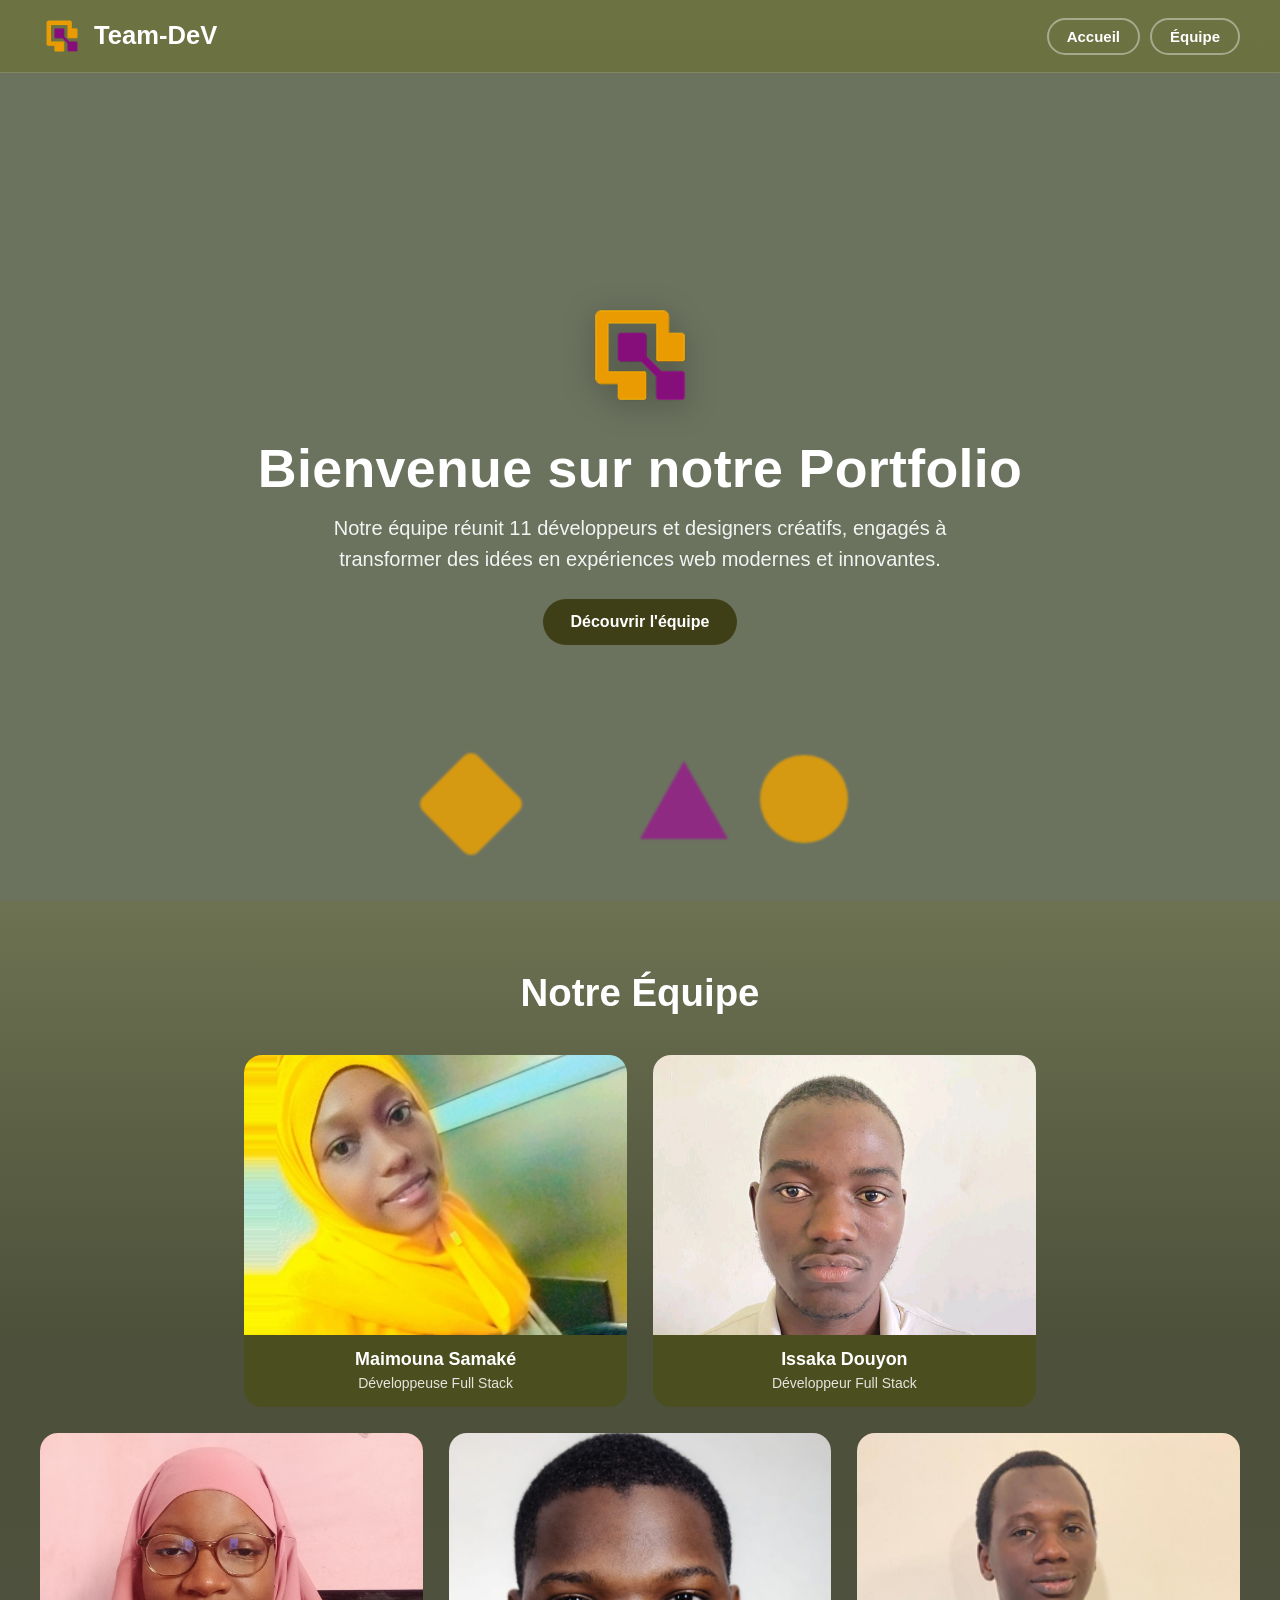
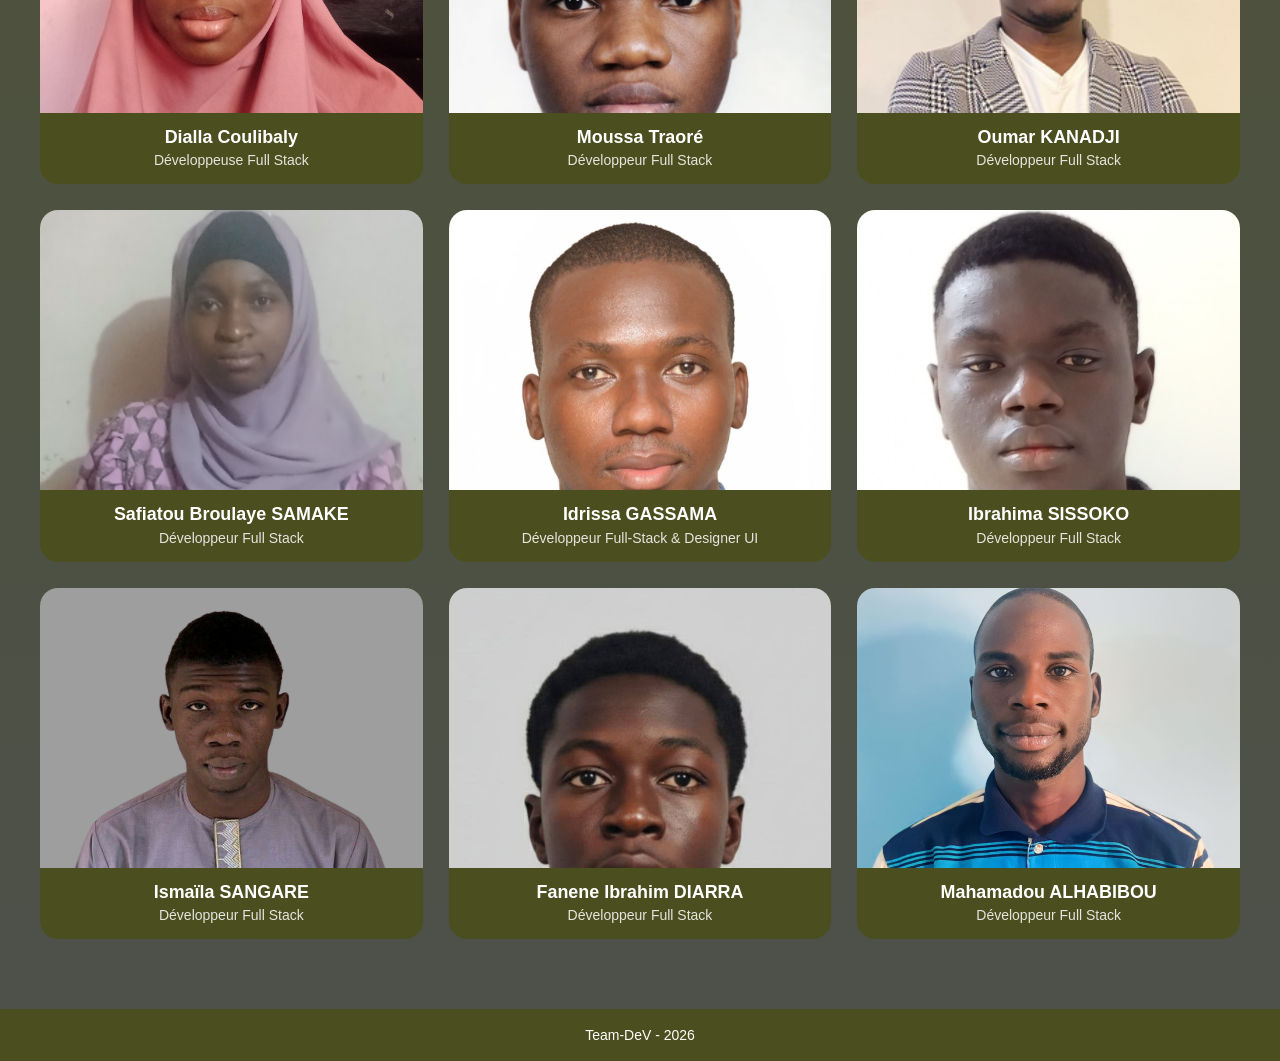
<file: index.html>
<!DOCTYPE html>
  <html lang="fr">
  <head>
    <meta charset="UTF-8">
    <meta name="viewport" content="width=device-width, initial-scale=1.0">
    <link rel="stylesheet" href="css/style.css">
    <title>Portfolio Team-DeV</title>
    <link rel="icon" type="image/png" href="image/logo.png">
  </head>
  <body>
    <!-- header -->
    <header class="header">
      <div class="logo">
        <img src="image/logo.png" alt="Logo Groupe 2">
        <h1>Team-DeV</h1>
      </div>
      <nav>
        <ul>
          <li><a href="#">Accueil</a></li>
          <li><a href="#equipe">Équipe</a></li>
        </ul>
      </nav>
    </header>
    <main>
      <!-- section presentation -->
      <section id="presentation">
      <div class="hero-content">
        <img src="image/logo.png" alt="Logo Groupe 2" class="hero-logo">
        <h2>Bienvenue sur notre Portfolio</h2>
        <p>
        Notre équipe réunit 11 développeurs et designers créatifs,
        engagés à transformer des idées en expériences web modernes et innovantes.
        </p>
        <a href="#equipe" class="btn">Découvrir l'équipe</a>
      </div>

      <div class="hero-shapes" aria-hidden="true">
        <span class="shape shape-diamond"></span>
        <span class="shape shape-triangle"></span>
        <span class="shape shape-circle"></span>
      </div>
    </section>
      <!-- section equipe -->
    <section id="equipe">
    <h2>Notre Équipe</h2>

    <div class="conteneur-groupe">
      <!-- membre 1 -->
      <div class="card">
        <a href="cv-maimouna.html">
          <div class="card-media">
          <img src="image/mai.jpg" alt="Maimouna Samaké">
          <div class="card-overlay">
            <span>Voir le CV</span>
          </div>
          </div>
        </a>
        <h3>Maimouna Samaké</h3>
        <p>Développeuse Full Stack</p>
      </div>

      <!-- membre 2 -->
      <div class="card">
        <a href="cv-douyon.html">
          <div class="card-media">
          <img src="image/Douyon.jpg" alt="Issaka Douyon">
          <div class="card-overlay">
          <span>Voir le CV</span>
        </div>
          </div>
        </a>
        <h3>Issaka Douyon</h3>
        <p>Développeur Full Stack</p>
      </div>

      <!-- membre 3 -->
      <div class="card">
        <a href="cv-Dialla_coulibaly.html">
          <div class="card-media">
            <img src="image/dialla.jpg" alt="Dialla Coulibaly">
            <div class="card-overlay">
              <span>Voir le CV</span>
            </div>
          </div>
        </a>
        <h3>Dialla Coulibaly</h3>
        <p>Développeuse Full Stack</p>
      </div>
      <!-- membre 4 -->
      <div class="card">
        <a href="cv_moussa.html">
          <div class="card-media">
          <img src="image/moussa.jpeg" alt="Moussa Traoré">
          <div class="card-overlay">
          <span>Voir le CV</span>
        </div>
        </div>
        </a>
        <h3>Moussa Traoré</h3>
        <p>Développeur Full Stack</p>
      </div>
      <!-- membre 5 -->
      <div class="card">
        <a href="cv-oumar.html">
          <div class="card-media">
          <img src="image/oumar.png" alt="Oumar Kanadji">
          <div class="card-overlay">
          <span>Voir le CV</span>
        </div>
          </div>
        </a>
        <h3>Oumar KANADJI</h3>
        <p>Développeur Full Stack</p>
      </div>
      <!-- membre 6 -->
      <div class="card">
        <a href="cv-safiatou.html">
          <div class="card-media">
          <img src="image/safi.jpg" alt="Safiatou Samaké">
          <div class="card-overlay">
          <span>Voir le CV</span>
        </div>
          </div>
        </a>
        <h3>Safiatou Broulaye SAMAKE</h3>
        <p>Développeur Full Stack</p>
      </div>
      <!-- membre 7 -->
      <div class="card">
        <a href="cv-idrissa.html">
          <div class="card-media">
          <img src="image/idriss.jpeg" alt="Idrissa Gassama">
          <div class="card-overlay">
          <span>Voir le CV</span>
        </div>
        </div>
        </a>
        <h3>Idrissa GASSAMA</h3>
        <p>Développeur Full-Stack & Designer UI</p>
      </div>
      <!-- membre 8 -->
      <div class="card">
        <a href="cv-sissoko.html">
          <div class="card-media">
          <img src="image/ibra.jpg" alt="Ibrahima Sissoko">
          <div class="card-overlay">
          <span>Voir le CV</span>
        </div>
          </div>
        </a>
        <h3>Ibrahima SISSOKO</h3>
        <p>Développeur Full Stack</p>
      </div>
      <!-- membre 9 -->
      <div class="card">
        <a href="sangare_cv.html">
          <div class="card-media">
          <img src="image/sangare.png" alt="Ismaïla Sangaré">
          <div class="card-overlay">
          <span>Voir le CV</span>
        </div>
          </div>
        </a>
        <h3>Ismaïla SANGARE</h3>
        <p>Développeur Full Stack</p>
      </div>
      <!-- membre 10 -->
      <div class="card">
        <a href="CV-DiarraFanene.html">
          <div class="card-media">
          <img src="image/diarra.jpeg" alt="Fanene Diarra">
          <div class="card-overlay">
          <span>Voir le CV</span>
        </div>
        </div>
        </a>
        <h3>Fanene Ibrahim DIARRA</h3>
        <p>Développeur Full Stack</p>
      </div>
      <!-- membre 11 -->
      <div class="card">
        <a href="cv-mahamadou.html">
          <div class="card-media">
          <img src="image/mahamadou.jpg" alt="Mahamadou Alhabibou">
          <div class="card-overlay">
          <span>Voir le CV</span>
        </div>
        </div>
        </a>
        <h3>Mahamadou ALHABIBOU</h3>
        <p>Développeur Full Stack</p>
      </div>
    </div>
  </section>

    </main>
    <footer>
      <p>Team-DeV - 2026</p>
    </footer>
    <script src="js/script.js"></script>
  </body>
  </html>
</file>
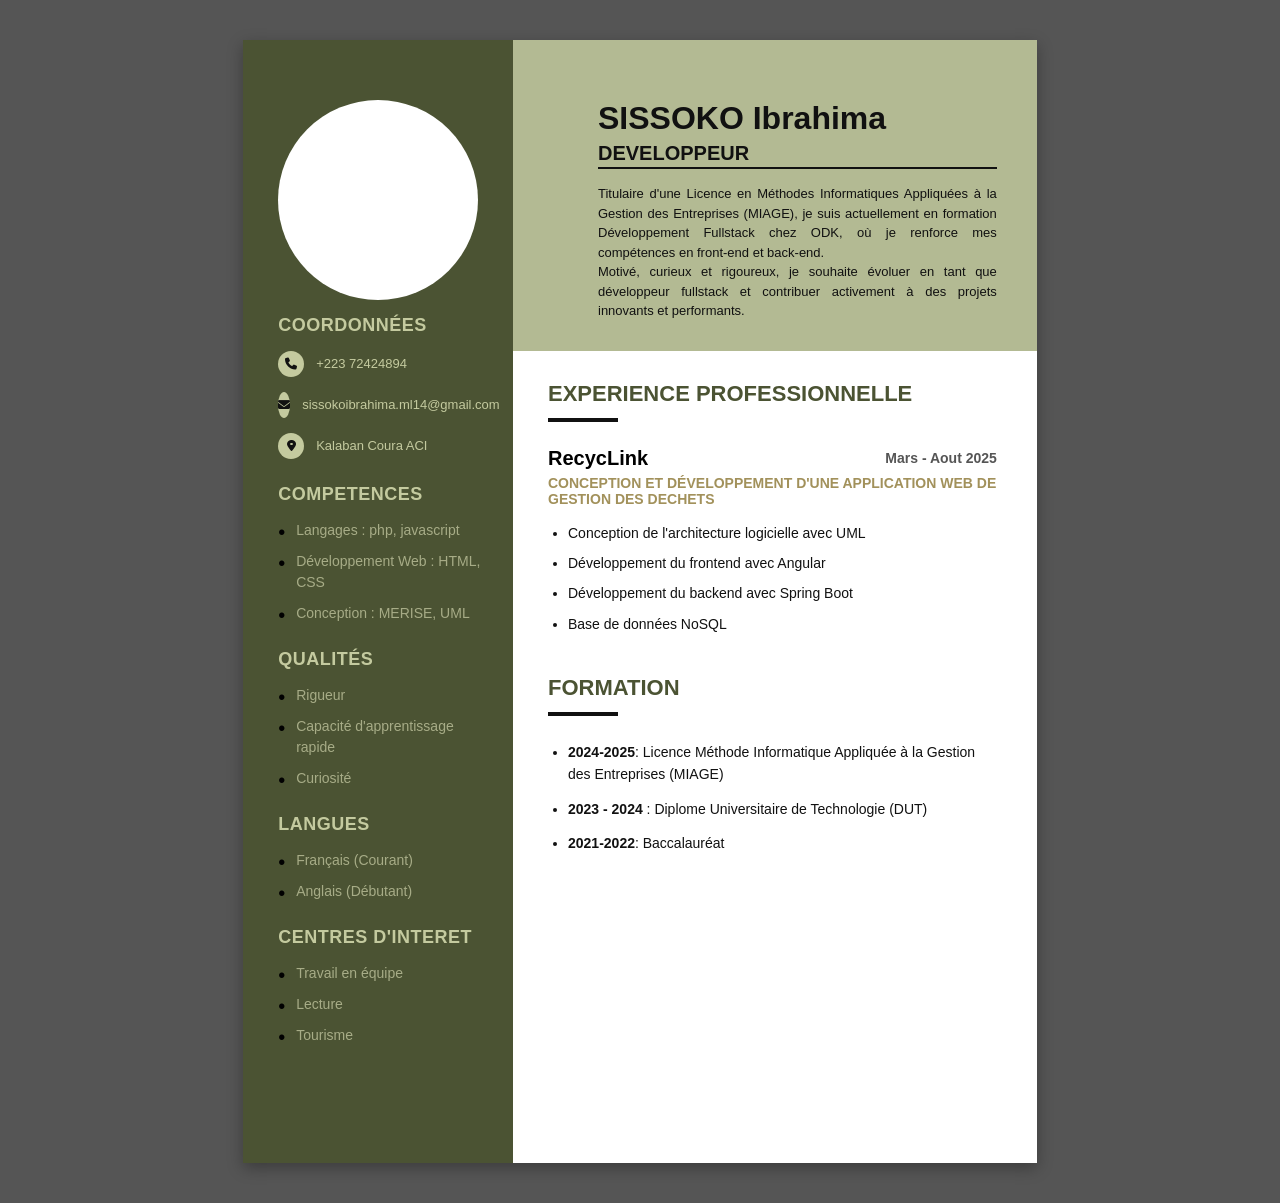
<file: cv-ibrahima/index.html>
<!DOCTYPE html>
<html lang="fr">

<head>
    <meta charset="UTF-8">
    <meta name="viewport" content="width=device-width, initial-scale=1.0">
    <title>CV SISSOKO Ibrahima</title>
    <link rel="stylesheet" href="https://cdnjs.cloudflare.com/ajax/libs/font-awesome/6.4.0/css/all.min.css">
    <link rel="stylesheet" href="style.css">
</head>

<body>

    <div class="resume-container">
        <div class="profile-pic"></div>

        <div class="left-column">
            <div class="section">
                <h2 class="left-title">COORDONNÉES</h2>
                <div class="contact-item">
                    <span class="icon"><i class="fa-solid fa-phone"></i></span>
                    <span>+223 72424894</span>
                </div>
                <div class="contact-item">
                    <span class="icon"><i class="fa-solid fa-envelope"></i></span>
                    <span>sissokoibrahima.ml14@gmail.com</span>
                </div>
                <div class="contact-item">
                    <span class="icon"><i class="fa-solid fa-location-dot"></i></span>
                    <span>Kalaban Coura ACI</span>
                </div>
            </div>

            <div class="section">
                <h2 class="left-title">COMPETENCES</h2>
                <ul class="left-list">
                    <li>Langages : php, javascript</li>
                    <li>Développement Web : HTML, CSS</li>
                    <li>Conception : MERISE, UML</li>
                </ul>
            </div>

            <div class="section">
                <h2 class="left-title">QUALITÉS</h2>
                <ul class="left-list">
                    <li>Rigueur</li>
                    <li>Capacité d'apprentissage rapide</li>
                    <li>Curiosité</li>
                </ul>
            </div>

            <div class="section">
                <h2 class="left-title">LANGUES</h2>
                <ul class="left-list">
                    <li>Français (Courant)</li>
                    <li>Anglais (Débutant)</li>
                </ul>
            </div>

            <div class="section">
                <h2 class="left-title">CENTRES D'INTERET</h2>
                <ul class="left-list">
                    <li>Travail en équipe</li>
                    <li>Lecture</li>
                    <li>Tourisme</li>
                </ul>
            </div>
        </div>

        <div class="right-column">
            <div class="header">
                <h1 class="name">SISSOKO Ibrahima</h1>
                <h2 class="title">DEVELOPPEUR</h2>
                <p class="summary">
                    Titulaire d'une Licence en Méthodes Informatiques Appliquées à la Gestion des
                    Entreprises (MIAGE), je suis actuellement en formation Développement Fullstack
                    chez ODK, où je renforce mes compétences en front-end et back-end.<br>
                    Motivé, curieux et rigoureux, je souhaite évoluer en tant que développeur
                    fullstack et contribuer activement à des projets innovants et performants.
                </p>
            </div>

            <div class="content">
                <div class="main-section">
                    <h2 class="section-title">EXPERIENCE PROFESSIONNELLE</h2>

                    <div class="job">
                        <div class="job-header">
                            <h3 class="company">RecycLink</h3>
                            <span class="date">Mars - Aout 2025</span>
                        </div>
                        <h4 class="job-subtitle">CONCEPTION ET DÉVELOPPEMENT D'UNE APPLICATION WEB DE GESTION DES
                            DECHETS</h4>
                        <ul class="job-tasks">
                            <li>Conception de l'architecture logicielle avec UML</li>
                            <li>Développement du frontend avec Angular</li>
                            <li>Développement du backend avec Spring Boot</li>
                            <li>Base de données NoSQL</li>
                        </ul>
                    </div>
                </div>

                <div class="main-section">
                    <h2 class="section-title">FORMATION</h2>

                    <ul class="education-list">
                        <li><strong>2024-2025</strong>: Licence Méthode Informatique Appliquée à la Gestion des
                            Entreprises (MIAGE)</li>
                        <li><strong>2023 - 2024</strong> : Diplome Universitaire de Technologie (DUT)</li>
                        <li><strong>2021-2022</strong>: Baccalauréat</li>
                    </ul>
                </div>
            </div>
        </div>
    </div>

</body>

</html>
</file>
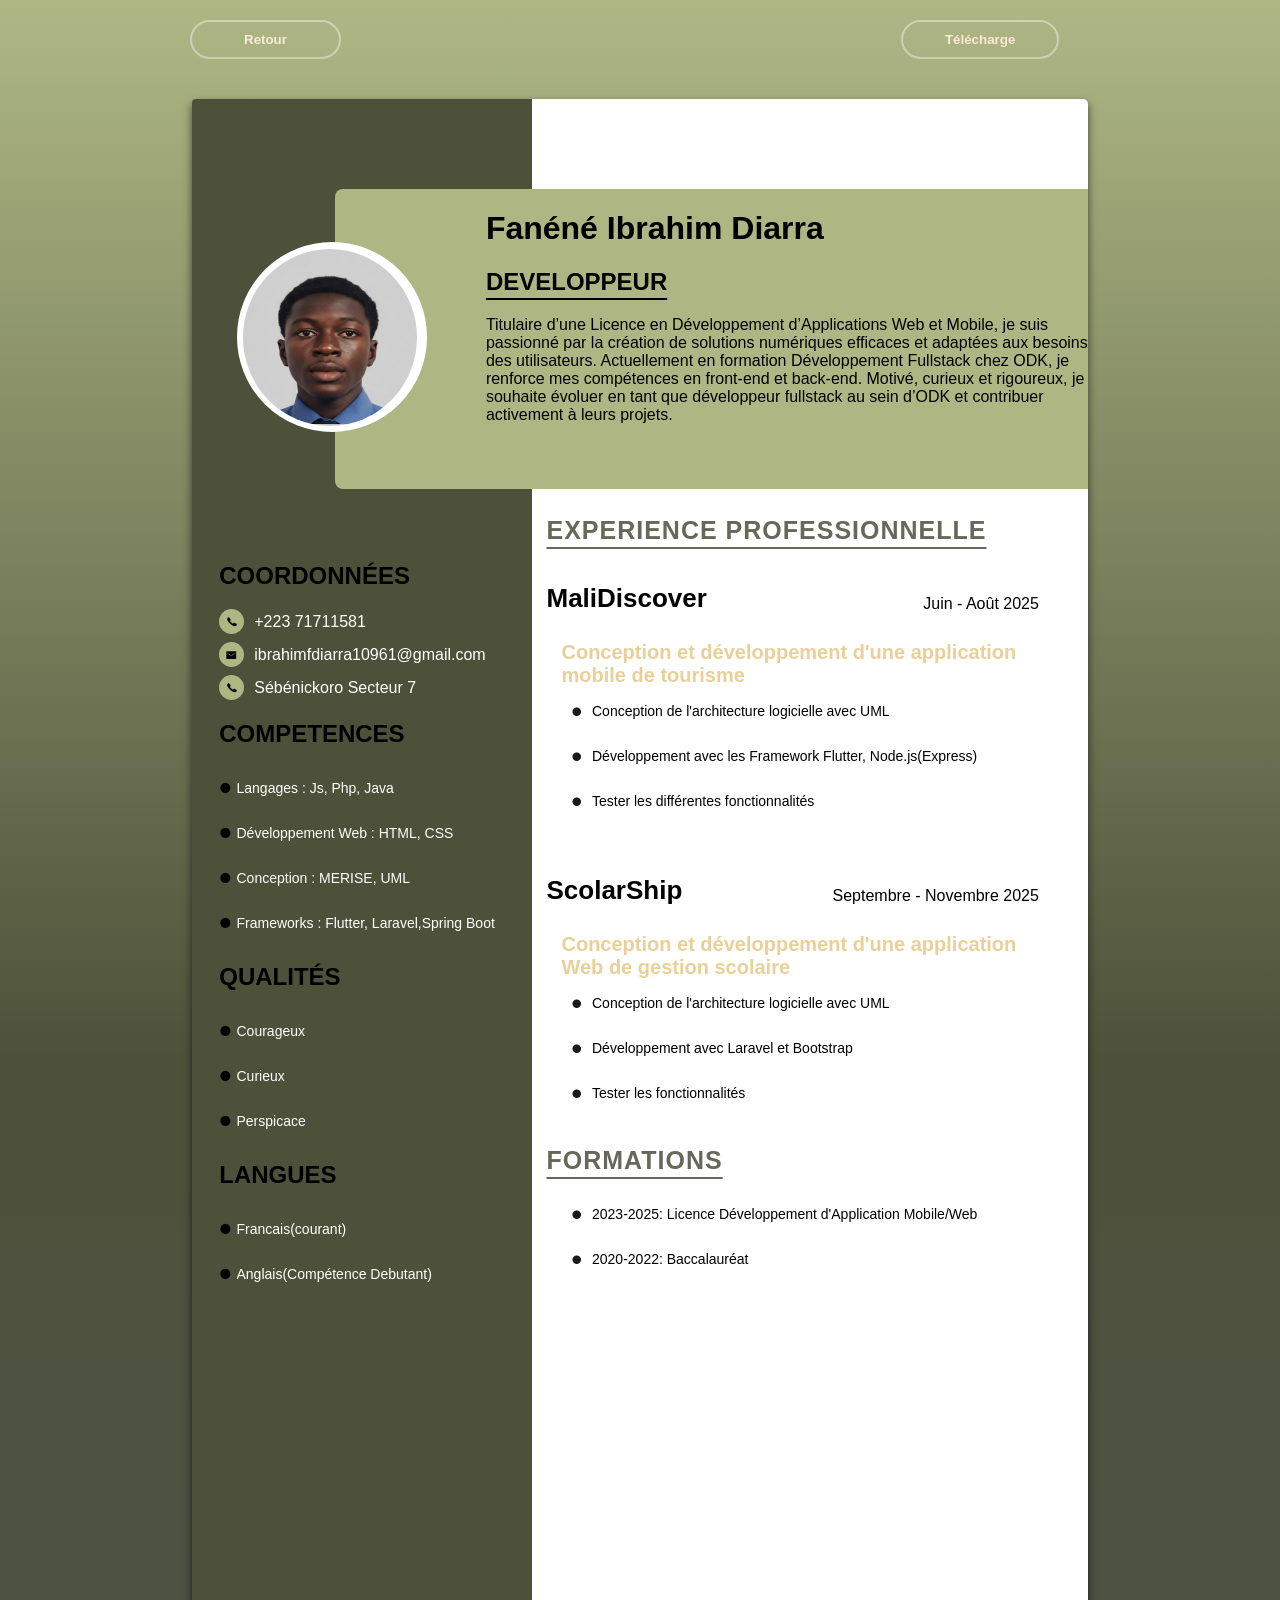
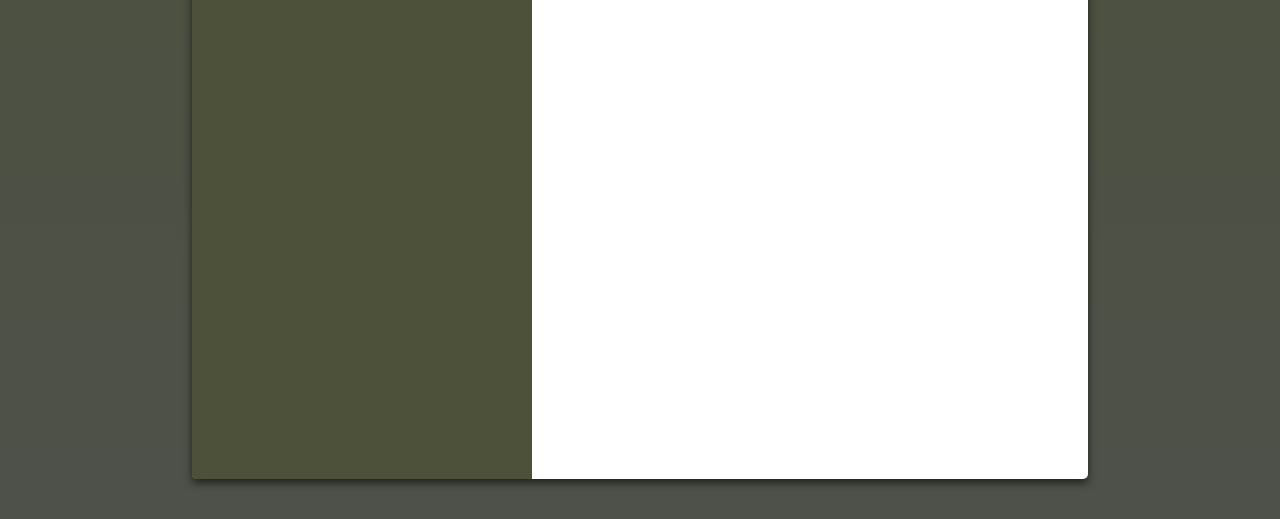
<file: CV-DiarraFanene.html>
<!DOCTYPE html>
<html lang="en">
<head>
    <meta charset="UTF-8">
    <meta name="viewport" content="width=device-width, initial-scale=1.0">
    <link rel="stylesheet" href="css/cv_DiarraFanene.css">
    <title>Diarra Folio</title>
</head>
<body>
    <header>
            <nav class="nav">
            <button class="back" >
                <span class="btn_icon"> </span> <span class="btn_text"><a href="index.html">Retour</a></span>
                </button>
            <button class="download">
                <span class="btn_text2">
                    <a href="image/diarra.pdf" download="diarra.pdf" target="_blank" id="download-link">Télécharge</a>
                </span>
            </button>
        </nav>         
    </header>
    <main>
        <div class="Folio">
            <div class="leftside">
                <div class="subtitle">
                <h2 class="fol1">COORDONNÉES</h2>
                <div class="divcord">
                    <ul class="ul1">
                        <li class="li1"><img src="image/Group 13.png" class="icon" alt="Telephone"> <span class="cord">+223 71711581</span></li>
                        <li class="li1"><img src="image/Group 15.png" class="icon" alt="mail"> <span class="cord">ibrahimfdiarra10961@gmail.com</span></li>
                        <li class="li1"><img src="image/Group 13.png" class="icon" alt="Habita"> <span class="cord">Sébénickoro Secteur 7</span></li>
                    </ul>
                </div>
                <h2 class="fol2">COMPETENCES</h2>
                <div class="divcomp">
                    <ul class="ul2">
                        <li class="li2"><strong>•</strong> Langages : Js, Php, Java</li>
                        <li class="li2"><strong>•</strong> Développement Web : HTML, CSS</li>
                        <li class="li2"><strong>•</strong> Conception  : MERISE, UML</li>
                        <li class="li2"><strong>•</strong> Frameworks : Flutter, Laravel,Spring Boot</li>
                    </ul>
                </div>
                <h2 class="fol3">QUALITÉS</h2>
                  <div class="divqua">
                    <ul class="ul3">
                        <li class="li3"><strong>•</strong> Courageux</li>
                        <li class="li3"><strong>•</strong> Curieux</li>
                        <li class="li3"><strong>•</strong> Perspicace</li>
                    </ul>
                </div>
                <h2 class="fol4">LANGUES</h2> 
                <div class="divlan">
                    <ul class="ul4">
                        <li class="li4"><strong>•</strong> Francais(courant)</li>
                        <li class="li4"><strong>•</strong> Anglais(Compétence Debutant)</li>
                    </ul>
                </div>
                </div>  
            </div>
            <div class="spacename">
                <h1>Fanéné Ibrahim Diarra </h1>
                <h2> DEVELOPPEUR </h2>
                <p>
                 Titulaire d’une Licence en Développement d’Applications Web et Mobile, je suis passionné par la création de solutions numériques efficaces et adaptées aux besoins des utilisateurs.
                 Actuellement en formation Développement Fullstack chez ODK, je renforce mes compétences en front-end et back-end.
                 Motivé, curieux et rigoureux, je souhaite évoluer en tant que développeur fullstack au sein d’ODK et contribuer activement à leurs projets.
                </p>
            </div>
            <div class="circular">
               <img src="image/diarra.jpeg" class="profil" alt="Photo d'identité de Fanéné Ibrahim Diarra">
            </div>
          <div class="centrale">
           <h1 class="centralh">EXPERIENCE PROFESSIONNELLE</h1>
            <div class="dv1">
                <div class="experience">
             <h2 class="ch2">MaliDiscover</h2>
             <span class="period">Juin - Août 2025</span>
            </div>
                <h3>Conception et développement d'une application mobile de tourisme</h3>
               <ul>
                 <li><strong>•</strong>   <span class="Sp">Conception de l'architecture logicielle avec UML</span>  </li>
                 <li><strong>•</strong>   <span class="Sp">Développement avec les Framework Flutter, Node.js(Express)</span>  </li>
                 <li><strong>•</strong>    <span class="Sp">Tester les différentes fonctionnalités</span> </li>
               </ul>
            </div>
            <div class="dv2">
                <div class="experience">
             <h2 class="ch2">ScolarShip</h2>
              <span class="period">Septembre - Novembre 2025</span>
           </div>
             <h3>Conception et développement d'une application Web de gestion scolaire</h3>
              <ul>
               <li><strong>•</strong>   <span class="Sp">Conception de l'architecture logicielle avec UML</span>  </li>
               <li><strong>•</strong>   <span class="Sp">Développement avec Laravel et Bootstrap</span>  </li>
               <li><strong>•</strong>   <span class="Sp">Tester les fonctionnalités</span>  </li>
              </ul>
               <h1 class="centralh1">FORMATIONS</h1>
                 <ul>
                  <li><strong>•</strong> <span class="Sp">2023-2025: Licence Développement d'Application Mobile/Web</span> </li>
                  <li><strong>•</strong> <span class="Sp">2020-2022: Baccalauréat</span> </li>
                </ul>
            </div>
            </div>
        </div>
    </main>
</body>
</html>
</file>
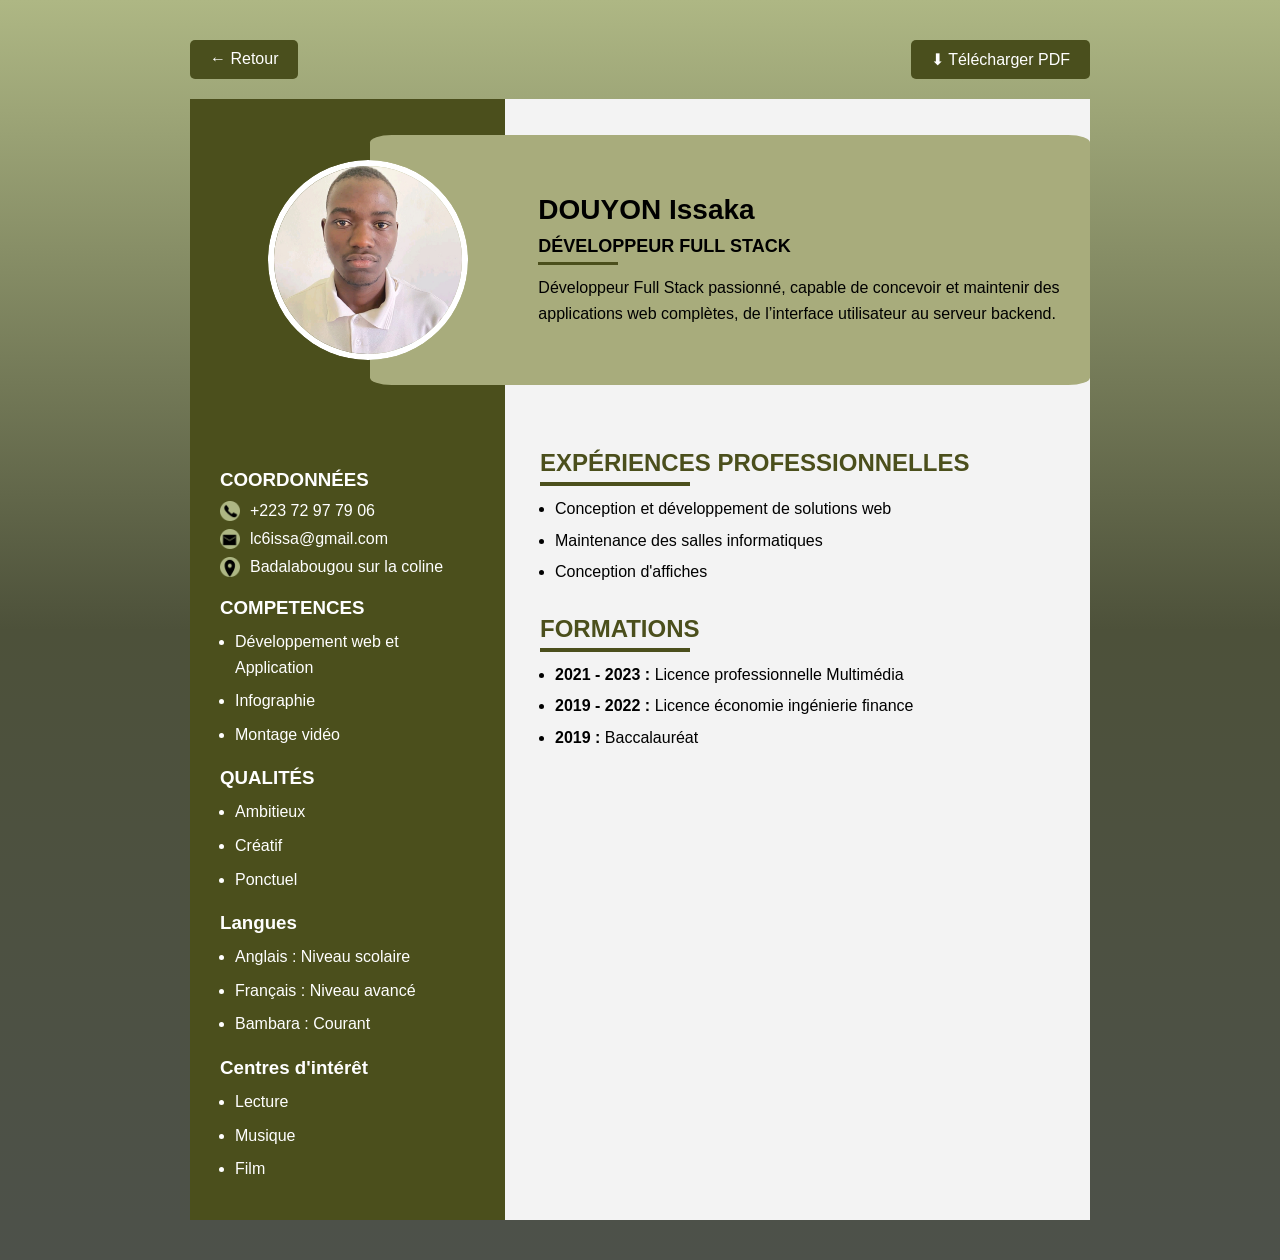
<file: cv-douyon.html>
<!DOCTYPE html>
   <html lang="fr">
     <head>
         <meta charset="UTF-8">
         <title>CV Issaka Douyon</title>
         <meta name="viewport" content="width=device-width, initial-scale=1.0">
         <link rel="stylesheet" href="css/cv-douyon.css">
     </head>

    <body>

         <div class="page">

        <div class="top-buttons">
             <a href="index.html" class="btn">← Retour</a>
             <a href="pdf/DOUYON.pdf" download="DOUYON.pdf" class="btn" id="downloadBtn">⬇ Télécharger PDF</a>
        </div>

        <div id="message" class="message">CV téléchargé avec succès ✔</div>

         <div class="cv-container">

   <!-- PHOTO + HEADER -->
        <div class="top">

        <div class="photo">
             <img src="image/Douyon.jpg" alt="Photo profil">
        </div>

         <div class="header">
             <h1>DOUYON Issaka</h1>
             <h2>DÉVELOPPEUR FULL STACK</h2>

             <p>
             Développeur Full Stack passionné, capable de concevoir et maintenir des
             applications web complètes, de l’interface utilisateur au serveur backend.
             </p>
         </div>

        </div>

          <!-- CONTENU -->
         <div class="content">

         <!-- COLONNE GAUCHE -->
          <div class="left">

         <h3>COORDONNÉES</h3>

              <p class="icon">
              <img src="image/phone.png"> +223 72 97 79 06</p>

              <p class="icon">
              <img src="image/mail.png"> lc6issa@gmail.com </p>

              <p class="icon">
              <img src="image/location.png"> Badalabougou sur la coline </p>

          <h3>COMPETENCES</h3>
           <ul>
              <li>Développement web et Application</li>
              <li>Infographie</li>
              <li>Montage vidéo</li>
          </ul>

         <h3>QUALITÉS</h3>
            <ul>
              <li>Ambitieux</li>
              <li>Créatif</li>
              <li>Ponctuel</li>
            </ul>

        <h3>Langues</h3>
           <ul>
              <li>Anglais : Niveau scolaire</li>
              <li>Français : Niveau avancé</li>
              <li>Bambara : Courant</li>
           </ul>

        <h3>Centres d'intérêt</h3>
           <ul>
             <li>Lecture</li>
             <li>Musique</li>
             <li>Film</li>
        </ul>

    </div>

<!-- COLONNE DROITE -->
        <div class="right">

        <div class="section">
             <h2>EXPÉRIENCES PROFESSIONNELLES</h2>

                <ul>
                  <li>Conception et développement de solutions web</li>
                  <li>Maintenance des salles informatiques</li>
                  <li>Conception d'affiches</li>
                </ul>
        </div>

    <div class="section">
            <h2>FORMATIONS</h2>

               <ul>
                    <li><strong>2021 - 2023 :</strong> Licence professionnelle Multimédia</li>
                   <li><strong>2019 - 2022 :</strong> Licence économie ingénierie finance</li>
                   <li><strong>2019 :</strong> Baccalauréat</li>
                </ul>

    </div>

    </div>

     </div>

     </div>

<script src="js/cv-douyon.js"></script>

   </body>
</html>
</file>
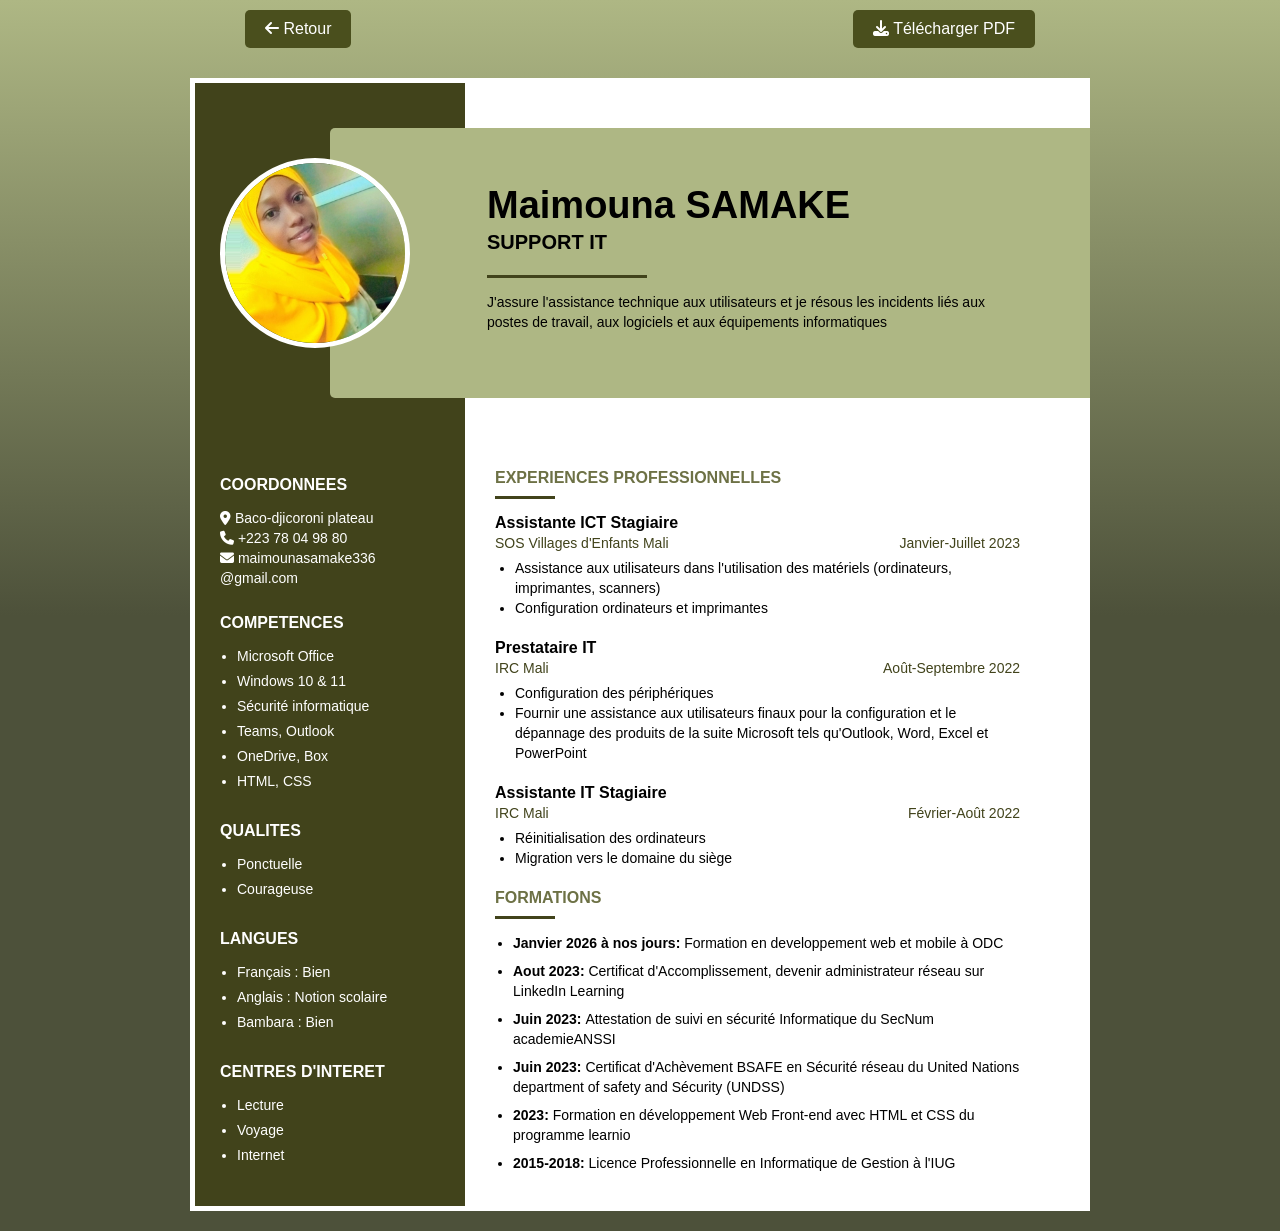
<file: cv-maimouna.html>
<!DOCTYPE html>
<html lang="fr">
<head>
    <meta charset="UTF-8">
    <meta name="viewport" content="width=device-width, initial-scale=1.0">
    <link rel="stylesheet" href="css/cv-maimouna.css">
    <script src="js/cv-maimouna.js" defer></script>
    <link rel="stylesheet" 
    href="https://cdnjs.cloudflare.com/ajax/libs/font-awesome/6.5.1/css/all.min.css">
    <title>CV-Maimouna Samaké</title>
</head>
<body>
    <div class="cv-buttons">
        <a href="index.html" class="btn retour"><i class="fa-solid fa-arrow-left"></i> Retour</a>
        <a class="btn telecharger" id="downloadBtn"><i class="fa-solid fa-download"></i> Télécharger PDF</a>
    </div>
    <!-- header -->
     <div class="cv-container">
<header class="header">
     <div class="photo">
        <img src="image/photo-maimouna.jpg" alt="Photo de Maimouna">
     </div>
     <div class="intro">
        <h1>Maimouna SAMAKE</h1>
        <h2>Support IT</h2>
        <hr class="ligne1">
        <p>
            J'assure l'assistance technique aux utilisateurs et je résous
            les incidents liés aux <br>postes de travail, aux logiciels
            et aux équipements informatiques
        </p>
     </div>
</header>
<!-- Main -->
     <div class="main">
<!-- Colonne gauche -->
     <aside class="left">
        <section id="left">
            <h3>COORDONNEES</h3>
            <p><i class="fa-solid fa-location-dot"></i> Baco-djicoroni plateau</p>
            <p><i class="fa-solid fa-phone"></i> +223 78 04 98 80</p>
            <p><i class="fa-solid fa-envelope"></i> maimounasamake336<br>@gmail.com</p>
        </section>
        <section>
            <h3>COMPETENCES</h3>
            <ul>
                <li>Microsoft Office</li>
                <li>Windows 10 & 11</li>
                <li>Sécurité informatique</li>
                <li>Teams, Outlook</li>
                <li>OneDrive, Box</li>
                <li>HTML, CSS</li>
            </ul>
        </section>
        <section>
            <h3>QUALITES</h3>
            <ul>
                <li>Ponctuelle</li>
                <li>Courageuse</li>
            </ul>
        </section>
        <section>
            <h3>LANGUES</h3>
            <ul>
                <li>Français : Bien</li>
                <li>Anglais : Notion scolaire</li>
                <li>Bambara : Bien</li>
            </ul>
        </section>
        <section>
            <h3>CENTRES D'INTERET</h3>
            <ul>
                <li>Lecture</li>
                <li>Voyage</li>
                <li>Internet</li>
            </ul>
        </section>
        </aside>
    <!-- Colonne droite  -->
        <section class="right">
            <h3>EXPERIENCES PROFESSIONNELLES</h3>
            <hr class="ligne2">
        <div class="experience">
            <h4>Assistante ICT Stagiaire</h4>
            <p>
            <span>SOS Villages d'Enfants Mali</span>
            <span>Janvier-Juillet 2023</span>
            </p>
            <ul>
                <li>Assistance aux utilisateurs dans l'utilisation des matériels (ordinateurs, imprimantes, scanners)</li>
                <li>Configuration ordinateurs et imprimantes</li>
            </ul>
        </div>
        <div class="experience">
            <h4>Prestataire IT</h4>
            <p>
            <span>IRC Mali </span>
            <span>Août-Septembre 2022</span>
            </p>
            <ul>
                <li>Configuration des périphériques</li>
                <li>Fournir une assistance aux utilisateurs finaux pour la configuration et le dépannage des produits de la suite Microsoft tels qu'Outlook, Word, Excel et PowerPoint</li>
            </ul>
        </div>
        <div class="experience">
            <h4>Assistante IT Stagiaire</h4>
            <p>
            <span>IRC Mali</span>
            <span>Février-Août 2022</span>
            </p>
            <ul>
                <li>Réinitialisation des ordinateurs</li>
                <li>Migration vers le domaine du siège</li>
            </ul>
        </div>
            <h3>FORMATIONS</h3>
            <hr class="ligne2">
        <div class="formation">
            <ul>
            <li><strong>Janvier 2026 à nos jours: </strong>Formation en developpement web et mobile à ODC</li>
            <li><strong>Aout 2023: </strong>Certificat d'Accomplissement, devenir administrateur réseau sur LinkedIn Learning</li>
            <li><strong>Juin 2023: </strong>Attestation de suivi en sécurité Informatique du SecNum academieANSSI</li>
            <li><strong>Juin 2023: </strong>Certificat d'Achèvement BSAFE en Sécurité réseau du United Nations department of safety and Sécurity (UNDSS)</li>
            <li><strong>2023: </strong> Formation en développement Web Front-end avec HTML et CSS du programme learnio</li>
            <li><strong>2015-2018: </strong> Licence Professionnelle en Informatique de Gestion à l'IUG</li>  
        </ul>
        </div>
    </section>
    </div>
</div>
</body>
</html>
</file>
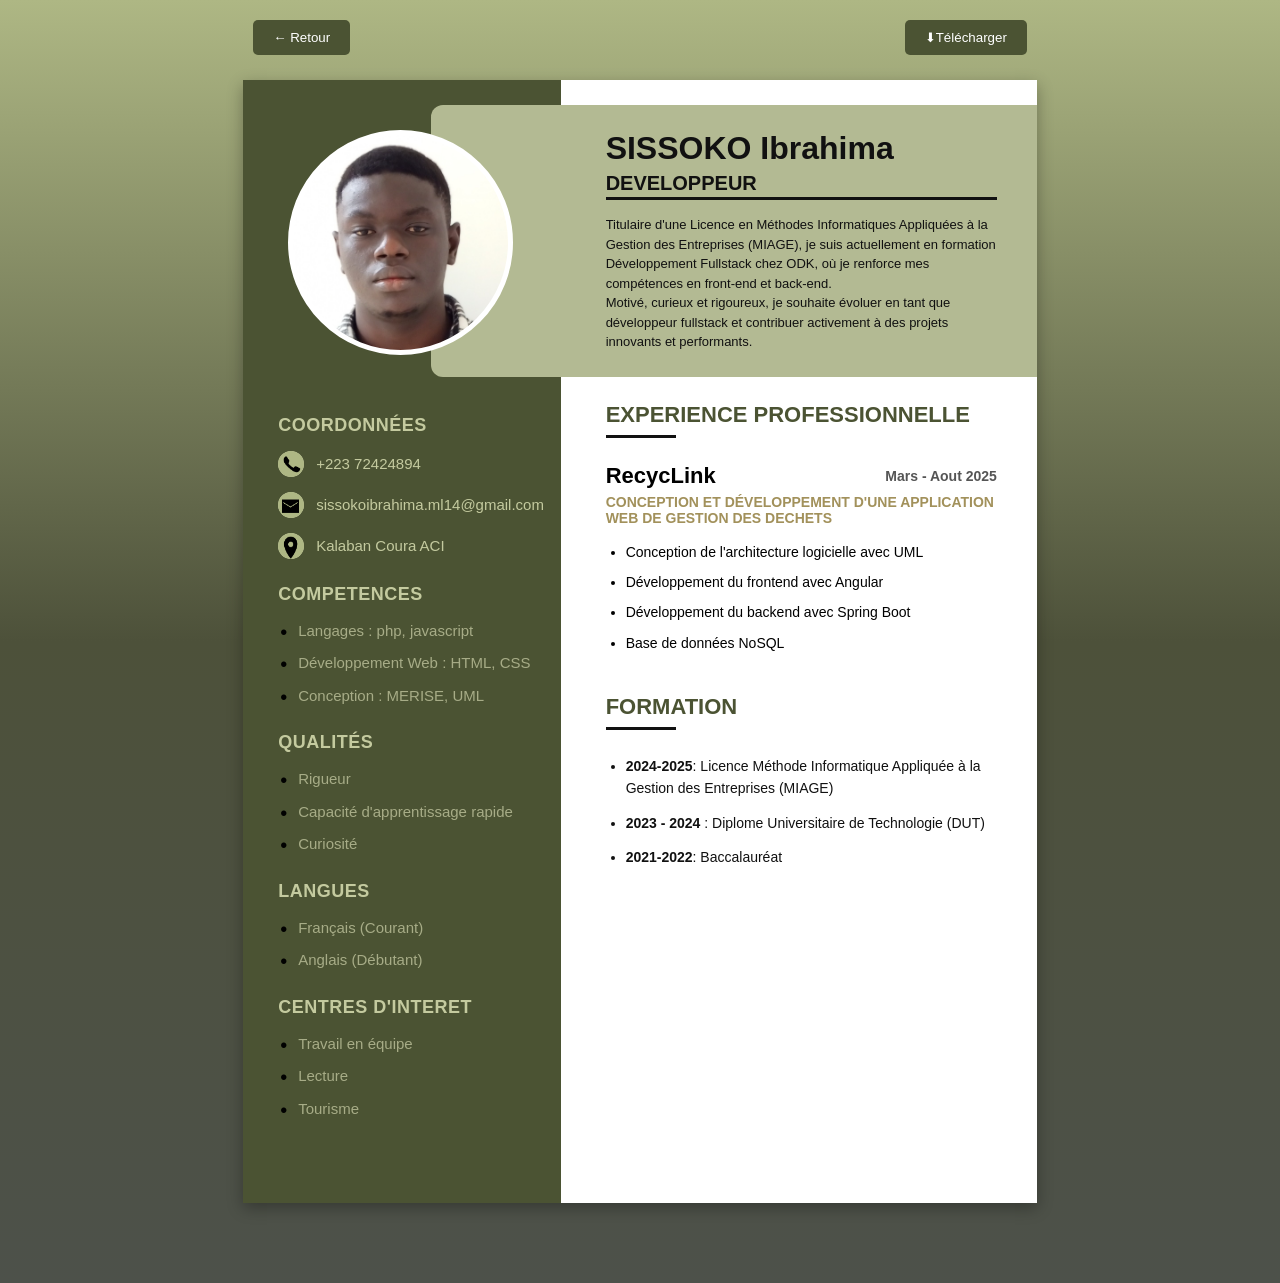
<file: cv-sissoko.html>
<!DOCTYPE html>
<html lang="fr">

<head>
    <meta charset="UTF-8">
    <meta name="viewport" content="width=device-width, initial-scale=1.0">
    <title>CV SISSOKO Ibrahima</title>
    <link rel="stylesheet" href="css/cv-sissoko.css">
</head>

<body>


    <div class="containers">
        <button class="btn-retour">←  <a href="index.html" >Retour</a>
        </button>
      
        <button class="btn-télécharger">⬇<a href="pdf/cv-sissoko.pdf" download="cv-sissoko.pdf" id="download-link">Télécharger</a></button>
        <div class="profile"></div>

        <div class="sidebar">
            <div class="section">
                <h2 class="titre">COORDONNÉES</h2>
                <div class="contact">
                    <span class="icon"><img src="image/phone.png" alt=""></span>
                    <span>+223 72424894</span>
                </div>
                <div class="contact">
                    <span class="icon"><img src="image/mail.png" alt=""></span>
                    <span>sissokoibrahima.ml14@gmail.com</span>
                </div>
                <div class="contact">
                    <span class="icon"><img src="image/location.png" alt=""></span>
                    <span>Kalaban Coura ACI</span>
                </div>
            </div>

            <div class="section">
                <h2 class="titre">COMPETENCES</h2>
                <ul class="list">
                    <li>Langages : php, javascript</li>
                    <li>Développement Web : HTML, CSS</li>
                    <li>Conception : MERISE, UML</li>
                </ul>
            </div>

            <div class="section">
                <h2 class="titre">QUALITÉS</h2>
                <ul class="list">
                    <li>Rigueur</li>
                    <li>Capacité d'apprentissage rapide</li>
                    <li>Curiosité</li>
                </ul>
            </div>

            <div class="section">
                <h2 class="titre">LANGUES</h2>
                <ul class="list">
                    <li>Français (Courant)</li>
                    <li>Anglais (Débutant)</li>
                </ul>
            </div>

            <div class="section">
                <h2 class="titre">CENTRES D'INTERET</h2>
                <ul class="list">
                    <li>Travail en équipe</li>
                    <li>Lecture</li>
                    <li>Tourisme</li>
                </ul>
            </div>
        </div>

        <div class="entete">
            <div class="header">
                <h1 class="name">SISSOKO Ibrahima</h1>
                <h2 class="title">DEVELOPPEUR</h2>
                <p class="description">
                    Titulaire d'une Licence en Méthodes Informatiques Appliquées à la Gestion des
                    Entreprises (MIAGE), je suis actuellement en formation Développement Fullstack
                    chez ODK, où je renforce mes compétences en front-end et back-end.<br>
                    Motivé, curieux et rigoureux, je souhaite évoluer en tant que développeur
                    fullstack et contribuer activement à des projets innovants et performants.
                </p>
            </div>

            <div class="contenu">
                <div class="main-section">
                    <h2 class="section-titre">EXPERIENCE PROFESSIONNELLE</h2>

                    <div class="job">
                        <div class="job-header">
                            <h3 class="job-name">RecycLink</h3>
                            <span class="date">Mars - Aout 2025</span>
                        </div>
                        <h4 class="job-titre">CONCEPTION ET DÉVELOPPEMENT D'UNE APPLICATION WEB DE GESTION DES
                            DECHETS</h4>
                        <ul class="job-description">
                            <li>Conception de l'architecture logicielle avec UML</li>
                            <li>Développement du frontend avec Angular</li>
                            <li>Développement du backend avec Spring Boot</li>
                            <li>Base de données NoSQL</li>
                        </ul>
                    </div>
                </div>

                <div class="main-section">
                    <h2 class="section-titre">FORMATION</h2>

                    <ul class="education-list">
                        <li><strong>2024-2025</strong>: Licence Méthode Informatique Appliquée à la Gestion des
                            Entreprises (MIAGE)</li>
                        <li><strong>2023 - 2024</strong> : Diplome Universitaire de Technologie (DUT)</li>
                        <li><strong>2021-2022</strong>: Baccalauréat</li>
                    </ul>
                </div>
            </div>
    </div>

</body>

</html>
</file>
<file: css/style.css>
*{
  margin:0;
  padding:0;
  box-sizing:border-box;
  font-family: Arial, Helvetica, sans-serif;
}

:root{
  --bg: linear-gradient(#AEB784, #4D513A, #4D514A );
  --surface: #4b4f1f;
  --surface-2: #6b735f;
  --text: #ffffff;
  --gold: #ffd700;
  --btn: #3f3f17;
}

body{
  background: var(--bg);
  color: var(--text);
}


.header{
  background: rgba(75,79,31,0.65);
  backdrop-filter: blur(12px);
  -webkit-backdrop-filter: blur(12px);

  padding: 14px clamp(16px, 4vw, 40px);

  display:flex;
  justify-content: space-between;
  align-items:center;
  flex-wrap: wrap;
  gap: 10px;

  position: sticky;
  top: 0;
  z-index: 50;

  border-bottom:1px solid rgba(255,255,255,0.15);
}

.logo{
  display:flex;
  align-items:center;
  gap:10px;
  min-width: 120px;
}

.logo img{
  width: 44px;
  height: 44px;
  object-fit: contain;
}

.logo h1{
  font-size: clamp(16px, 2vw, 28px);
  line-height: 1;
}

nav ul{
  list-style: none;
  display: flex;
  gap: 10px;
  flex-wrap: wrap;
}

nav a{
  display: inline-block;
  padding: 8px 18px;
  border-radius: 30px;
  text-decoration: none;
  font-weight: 700;
  color: white;
  background: transparent;
  border: 2px solid rgba(255,255,255,0.4);
  transition: all 0.3s ease;
  font-size: clamp(13px, 1.4vw, 15px);
}

nav a:hover{
  background: #E3DBBB;
  color: #4b4f1f;
  border-color: #E3DBBB;
  transform: translateY(2px);
  box-shadow: 0 6px 15px rgba(0,0,0,0.3);
}

nav a:active{
  transform: scale(0.95);
}


#presentation{
  position: relative;
  min-height: calc(100svh - 72px);
  display: grid;
  place-items: center;
  text-align: center;
  background: var(--surface-2);
  overflow: hidden;
  padding: clamp(60px, 8vw, 90px) 16px clamp(110px, 10vw, 150px);
}

#presentation .hero-content{
  max-width: 920px;
  display: grid;
  gap: 14px;
  justify-items: center;
}

.hero-logo{
  width: clamp(60px, 10vw, 130px);
  height: auto;
  margin-bottom: 6px;
  object-fit: contain;
  filter: drop-shadow(0 6px 15px rgba(0,0,0,0.25));
}

#presentation h2{
  margin: 0;
  color: var(--text);
  font-size: clamp(24px, 4.2vw, 64px);
  font-weight: 800;
  letter-spacing: .3px;
  line-height: 1.1;
}

#presentation p{
  margin: 0;
  color: rgba(255,255,255,.92);
  font-size: clamp(14px, 1.6vw, 20px);
  line-height: 1.55;
  max-width: 720px;
}

.btn{
  display: inline-flex;
  align-items: center;
  justify-content: center;
  margin-top: 10px;
  padding: 14px 28px;
  border-radius: 999px;
  background: var(--btn);
  color: var(--text);
  text-decoration: none;
  font-weight: 800;
  transition: transform .2s ease, filter .2s ease, background .2s ease, color .2s ease;
  animation: floatBtn 3s ease-in-out infinite;
}

.btn:hover{
  transform: translateY(-2px);
  filter: brightness(1.06);
}

@keyframes floatBtn {
  0%, 100% { transform: translateY(0); }
  50%       { transform: translateY(-10px); }
}


.hero-shapes{
  position: absolute;
  left: 50%;
  top: 87%;
  transform: translate(-50%, -50%);
  width: min(520px, 92vw);
  height: 180px;
  pointer-events: none;
}

.shape{
  position: absolute;
  opacity: .8;
  filter: blur(1px);
  animation: spin 8s linear infinite;
}


.shape-diamond{
  width: 78px;
  height: 78px;
  left: 10%;
  top: 62px;
  transform: rotate(45deg);
  border-radius: 10px;
  background: #F0A300;
  animation-duration: 9s;
}


.shape-triangle{
  width: 0;
  height: 0;
  left: 50%;
  top: 58px;
  transform-origin: 50% 60%;
  background: transparent;

  border-left: 44px solid transparent;
  border-right: 44px solid transparent;
  border-bottom: 78px solid #98188C;

  opacity: .8;
  animation: spinTriangle 11s linear infinite;
}


.shape-circle{
  width: 88px;
  height: 88px;
  right: 10%;
  top: 52px;
  border-radius: 999px;
  background: #F0A300;
  animation-duration: 10s;
  animation: float 4s ease-in-out infinite;
}

@keyframes spin{
  from{ transform: rotate(0deg); }
  to  { transform: rotate(360deg); }
}

@keyframes spinTriangle{
  from{ transform: translateX(-50%) rotate(0deg); }
  to  { transform: translateX(-50%) rotate(360deg); }
}

@keyframes float{
  0%{
    transform: translateY(0);
  }
  50%{
    transform: translateY(-15px);
  }
  100%{
    transform: translateY(0);
  }
}


#equipe{
  padding: clamp(40px, 6vw, 70px) clamp(16px, 4vw, 40px);
  text-align: center;
}

#equipe h2{
  font-size: clamp(24px, 3vw, 40px);
  margin-bottom: clamp(20px, 4vw, 40px);
}


.conteneur-groupe{
  display: grid;
  grid-template-columns: repeat(6, 1fr);
  gap: clamp(16px, 2.5vw, 26px);
}

.card:nth-child(1) { grid-column: 2 / 4; }
.card:nth-child(2) { grid-column: 4 / 6; }
.card:nth-child(3) { grid-column: 1 / 3; }
.card:nth-child(4) { grid-column: 3 / 5; }
.card:nth-child(5) { grid-column: 5 / 7; }
.card:nth-child(6) { grid-column: 1 / 3; }
.card:nth-child(7) { grid-column: 3 / 5; }
.card:nth-child(8) { grid-column: 5 / 7; }
.card:nth-child(9) { grid-column: 1 / 3; }
.card:nth-child(10){ grid-column: 3 / 5; }
.card:nth-child(11){ grid-column: 5 / 7; }

.card{
  background: var(--surface);
  border-radius: 18px;
  overflow: hidden;
  padding: 0;
  display: flex;
  flex-direction: column;
  transition: transform .25s ease, box-shadow .25s ease, opacity .6s ease;
  position: relative;

  /* animation d'entrée */
  opacity: 0;
  transform: translateY(40px);
}

.card.show{
  opacity: 1;
  transform: translateY(0);
}

.card::before{
  content:"";
  position:absolute;
  inset:0;
  background: linear-gradient(120deg, transparent, rgba(255,255,255,0.15), transparent);
  opacity:0;
  transition: opacity .4s ease;
  z-index: 1;
  pointer-events: none;
}

.card:hover::before{ opacity:1; }

.card a{ display:block; }

.card img{
  display: block;
  width: 100%;
  height: 280px;
  object-fit: cover;
  object-position: 50% 15%;
}

.card h3, .card p{ margin:0; color: var(--text); }

.card h3{
  padding: 14px 14px 4px;
  font-size: clamp(14px, 1.4vw, 18px);
  font-weight: 800;
  line-height: 1.2;
}

.card p{
  padding: 0 14px 16px;
  font-size: clamp(12px, 1.1vw, 14px);
  opacity: 0.85;
}

.card:hover{
  transform: translateY(-8px) scale(1.02);
  box-shadow: 0 20px 40px rgba(0,0,0,.35);
}

.card-media{
  position: relative;
  overflow: hidden;
}

.card-media img{
  transition: transform .6s ease;
}

.card:hover .card-media img{
  transform: scale(1.08);
}

.card-overlay{
  position: absolute;
  inset: 0;
  display: flex;
  align-items: center;
  justify-content: center;

  background: linear-gradient(
    to bottom,
    rgba(75, 79, 31, 0.15),
    rgba(35, 38, 18, 0.85)
  );

  opacity: 0;
  visibility: hidden;
  transition: opacity .35s ease, visibility .35s ease;
}

.card:hover .card-overlay{
  opacity: 1;
  visibility: visible;
}

.card-overlay span{
  display: inline-flex;
  align-items: center;
  justify-content: center;
  margin-top: 160px;

  padding: 12px 28px;
  border-radius: 999px;

  background: rgba(255,255,255,0.14);
  border: 1px solid rgba(255,255,255,0.35);
  backdrop-filter: blur(6px);
  -webkit-backdrop-filter: blur(6px);

  color: #fff;
  font-weight: 800;
  font-size: clamp(13px, 1.3vw, 16px);
  letter-spacing: .3px;

  transform: translateY(10px);
  transition: transform .35s ease, background .25s ease;
}

.card:hover .card-overlay span{
  transform: translateY(0);
}

.card-overlay span:hover{
  background: rgba(255,255,255,0.22);
}


footer{
  background: var(--surface);
  text-align:center;
  padding: 18px 12px;
  font-size: 14px;
}


@media (max-width: 900px){
  .conteneur-groupe{
    grid-template-columns: repeat(2, 1fr);
    gap: 16px;
  }

  .card{ grid-column: auto !important; }

  .card img{ height: 220px; }

  .card-overlay span{ margin-top: 120px; }
}


@media (max-width: 480px){
  .conteneur-groupe{
    grid-template-columns: 1fr;
    gap: 14px;
  }

  .card img{ height: 260px; }

  .card-overlay span{ margin-top: 150px; }

  .hero-shapes{
    top: 74%;
    height: 160px;
  }

  .shape-diamond{ left: 10%; }
  .shape-circle { right: 10%; }

  .btn{ padding: 12px 22px; }

  nav ul{ gap: 6px; }
  nav a { padding: 7px 14px; }
}
</file>
<file: cv-ibrahima/style.css>
* {
    box-sizing: border-box;
}

body {
    background-color: #555;
    font-family: Arial, Helvetica, sans-serif;
    margin: 0;
    padding: 40px;
    display: flex;
    justify-content: center;
}

.resume-container {
    width: 210mm;
    min-height: 297mm;
    background-color: #fff;
    display: flex;
    box-shadow: 0 5px 15px rgba(0, 0, 0, 0.3);
    position: relative;
}

/* Left Column */
.left-column {
    width: 34%;
    background-color: #4b5333;
    padding: 260px 25px 40px 35px;
}

.section {
    margin-bottom: 25px;
}

.left-title {
    color: #c4ca9f;
    font-size: 18px;
    text-transform: uppercase;
    margin-bottom: 15px;
    letter-spacing: 0.5px;
}

.contact-item {
    display: flex;
    align-items: center;
    margin-bottom: 15px;
    font-size: 13px;
    color: #c4ca9f;
}

.contact-item .icon {
    display: inline-flex;
    justify-content: center;
    align-items: center;
    width: 26px;
    height: 26px;
    background-color: #c4ca9f;
    color: #111;
    border-radius: 50%;
    margin-right: 12px;
    font-size: 12px;
}

.left-list {
    list-style-type: none;
    padding-left: 18px;
    margin: 0;
    font-size: 14px;
    color: #a7ac87;
    line-height: 1.5;
}

.left-list li {
    margin-bottom: 10px;
    position: relative;
}

.left-list li::before {
    content: "•";
    position: absolute;
    left: -18px;
    color: #000;
    font-size: 20px;
    top: -3px;
}

/* Right Column */
.right-column {
    width: 66%;
    display: flex;
    flex-direction: column;
}

.header {
    background-color: #b3ba93;
    padding: 60px 40px 30px 85px;
    min-height: 230px;
    display: flex;
    flex-direction: column;
    justify-content: flex-end;
}

.name {
    margin: 0;
    font-size: 32px;
    color: #111;
    font-weight: 800;
}

.title {
    margin: 5px 0 15px 0;
    font-size: 20px;
    color: #111;
    text-transform: uppercase;
    font-weight: bold;
    border-bottom: 2px solid #111;
    display: inline-block;
    padding-bottom: 2px;
}

.summary {
    font-size: 13px;
    color: #111;
    line-height: 1.5;
    margin: 0;
    text-align: justify;
}

.content {
    background-color: #ffffff;
    padding: 30px 40px 40px 35px;
    flex-grow: 1;
}

.main-section {
    margin-bottom: 40px;
}

.section-title {
    margin: 0 0 25px 0;
    font-size: 22px;
    color: #4b5333;
    text-transform: uppercase;
    position: relative;
    padding-bottom: 15px;
}

.section-title::after {
    content: "";
    position: absolute;
    left: 0;
    bottom: 0;
    width: 70px;
    height: 4px;
    background-color: #111;
}

/* Job Section */
.job {
    margin-bottom: 30px;
}

.job-header {
    display: flex;
    justify-content: space-between;
    align-items: center;
    margin-bottom: 5px;
}

.company {
    margin: 0;
    font-size: 20px;
    color: #000;
    font-weight: bold;
}

.date {
    font-size: 14px;
    color: #555;
    font-weight: bold;
}

.job-subtitle {
    margin: 0 0 15px 0;
    font-size: 14px;
    color: #a2915b;
    text-transform: uppercase;
}

.job-tasks {
    margin: 0;
    padding-left: 20px;
    font-size: 14px;
    color: #111;
    line-height: 1.6;
}

.job-tasks li {
    margin-bottom: 8px;
}

.education-list {
    margin: 0;
    padding-left: 20px;
    font-size: 14px;
    color: #111;
    line-height: 1.6;
}

.education-list li {
    margin-bottom: 12px;
}

/* Profile Picture */
.profile-pic {
    position: absolute;
    top: 60px;
    left: 35px;
    width: 200px;
    height: 200px;
    background-color: #fff;
    border-radius: 50%;
    z-index: 10;
}
</file>
<file: css/cv_DiarraFanene.css>
*{
     font-family: Arial, Helvetica, sans-serif;
}
body{
    margin: 0 ;
    min-height: 100vh;
    background: linear-gradient( #AEB784, #4D513A, #4D514A );
}
.nav{
    padding-top: 20px;
    display: flex;
    align-items: center;
    a{
    text-decoration: none; 
    color: antiquewhite;
    }
    button{
    display: inline-block;
    padding: 10px 22px;
    border-radius: 30px;
    text-decoration: none;
    font-weight: 700;
    background: transparent;
    border: 2px solid rgba(255,255,255,0.4);
    transition: all 0.3s ease;
    }
    button:hover{
      background: #E3DBBB;
      color: #4b4f1f;
      border-color: #E3DBBB;
      transform: translateY(-2px);
      box-shadow: 0 6px 15px rgba(0,0,0,0.6);

    }
    .download{
        margin-left: 560px;
        padding: 10px 42px;
    }
    .back{
        margin-left: 190px;
        padding: 10px 52px;
    }
}
.Folio{
    position: relative;
    background: white;
    width:70%;
    min-height: 220vh;
    margin:40px auto ;
    border-radius: 5px;
    box-shadow: 0 4px 8px rgba(1, 1, 1, 0.6);
    .leftside{
        position: absolute;
        width:38%;
        min-height: 220vh;
        display: flex;
        background: #4D513A;
        border-top-left-radius: 4px;
        border-bottom-left-radius: 4px; 
        z-index: 1;
    }
    .subtitle{
         position: absolute;
         margin-top: 130%;
         margin-left: 8%;
         flex-direction: column;
         width: 360px;
         height: 900px;
        .fol1 .fol2 .fol3 .fol4{
        font-size:18px ;
        display: flex;
        margin-left: 10px;
        color: rgb(233, 208, 153);
       }
        .divcord{
            width: 100%;
            margin-bottom: 20px;
            .icon{
            width: 25px;
            height: 25px;
            border-radius: 50%;
            background: #AEB784;
            padding: 5px;
            box-sizing: border-box;
            }
            .ul1{
            list-style: none;
            padding: 0;
            margin-left: 0;
            }
            .li1{
            display: flex;
            align-items: center;
            list-style: none;
            margin-bottom: 8px;
            color: white ;
            font-size: 16px ;
            }
            .li1:last-child{
            margin-bottom: 0;
            }
            .cord{
            font-size: 16px ;
            font-weight: 500;
            margin-left: 10px;
            color: white ;
            line-height: 1.4;
           }
        }
        .divcomp{
              width: 100%;
              margin-bottom: 20px;
            .ul2{
            padding: 0;
            margin-left: 0;
            }
            .li2{
            display: flex;
            align-items: center;
            margin-bottom: 5px;
            color:white ;
            font-size: 14px ;
            strong{
                margin-right: 5px;
                font-size: 35px;
                color: black;
            }
            }
            .li2:last-child{
            margin-bottom: 0;
            }
           }
           .divqua{
              width: 100%;
              margin-bottom: 20px;
            .ul3{
            padding: 0;
            margin-left: 0;
            }
            .li3{
            display: flex;
            align-items: center;
            margin-bottom: 5px;
            color:white ;
            font-size: 14px ;
            strong{
                margin-right: 5px;
                font-size: 35px;
                color: black;
            }
            }
            .li3:last-child{
            margin-bottom: 0;
            }
           }
           .divlan{
              width: 100%;
              margin-bottom: 20px;
            .ul4{
            padding: 0;
            margin-left: 0;
            }
            .li4{
            display: flex;
            align-items: center;
            margin-bottom: 5px;
            color: white ;
            font-size: 14px ;
            strong{
                margin-right: 5px;
                font-size: 35px;
                color: black;
            }
            }
            .li4:last-child{
            margin-bottom: 0;
            }
           }
    }
    .spacename{
        position: absolute;
        margin-top: 10%;
        margin-left: 16%;
        width: 84%;
        height: 300px;
        background: #AEB784;
        border-top-left-radius: 8px;
        border-bottom-left-radius: 8px; 
        z-index: 2;
        h1{
            margin-left: 20%;
        }
        h2{
            margin-left: 20%;
            text-decoration: underline;
            text-underline-offset: 8px;
            display: flex;
        }
        p{
            display: flex;
            margin-left: 20%;
        }
    }
    .circular{
        position: absolute;
        background: white;
        width: 190px;
        height: 190px;
        border: 8px solid white;
        margin-top: 16%;
        margin-left: 5%;
        border-radius: 50%;
        z-index: 3;
        .profil{
            width: 177px;
            height: 177px;
            margin-top: -1%;
            margin-left: -1%;
            border-radius: 50%;
        }
    }
    .centrale{
        position: absolute;
        width:65%;
        min-height: 140vh;
        margin-top: 38.5%;
        margin-left: 35.1%;
        display: flex;
        flex-direction: column;
        z-index: 4;
        padding: 40px 50px 40px 40px;
        box-sizing: border-box;
        .centralh {
        padding-top: 32px;
        font-size: 25px;
        font-weight: bold;
        color:  #66695a;
        letter-spacing: 1px;
        text-decoration: underline;
        text-underline-offset: 8px;
        }
        .centralh1 {
        font-size: 25px;
        font-weight: bold;
        color:  #66695a;
        letter-spacing: 1px;
        text-decoration: underline;
        text-underline-offset: 8px;
        }
        .Sp{
            margin-left: 10px;
            font-size: 14px;
        }
        .centralh:first-of-type {
         margin-top: 0;
        }
        .experience{
        display: flex;
        align-items: center;
        justify-content: space-between;
        .ch2 {
        font-size: 26px;
        font-weight: 600;
        color:black;
        }
        .period{
            padding-top: 10px;
        }
        }
        h3 {
        font-size: 20px;
        font-weight: 600;
        color:rgb(233, 208, 153) ;
        margin: 5px 0 2px 0;
        font-style:initial;
        padding-left: 15px;
        }
        ul {
        list-style: none;
        padding: 0;
        margin: 0 0 30px 0;
        }
        li {
        padding-left: 25px;
        display: flex;
         font-size: 16px;
        align-items: center;
        strong{
        font-size: 30px;
        color: #1a1919;
        }
        font-size: 12px;
        line-height: 1.5;
        }
        li::before {
        content: "";
        font-size: 16px;
        position: absolute;
        left: 5px;
        top: -2px;
        }
        ul:last-of-type li {
        font-weight: 500;
        }
        ul:last-of-type li::before {
        content: "";
        font-size: 14px;
        }
    }  
}
/* Grands écrans (1200px et moins) */
@media screen and (max-width: 1200px) {
    .nav {
        margin-left: 100px;
        margin-right: 500px;
    }
    
    .nav .download {
        margin-left: 400px;
    }
    
    .Folio {
        width: 85%;
    }
    
    .spacename {
        margin-left: 25%;
        width: 75%;
    }
    
    .spacename h1, 
    .spacename h2, 
    .spacename p {
        margin-left: 15%;
    }
}

/* Écrans moyens (992px et moins) */
@media screen and (max-width: 992px) {
    .nav {
        margin-left: 50px;
        margin-right: 200px;
    }
    
    .nav .download {
        margin-left: 200px;
    }
    
    .Folio {
        width: 90%;
    }
    
    .leftside {
        width: 40% !important;
    }
    
    .subtitle {
        width: 90% !important;
        margin-left: 5%;
    }
    
    .subtitle .fol1,
    .subtitle .fol2,
    .subtitle .fol3,
    .subtitle .fol4 {
        font-size: 16px !important;
    }
    
    .spacename {
        margin-top: 12%;
        margin-left: 28%;
        width: 72%;
        height: 280px;
    }
    
    .spacename h1 {
        font-size: 24px;
    }
    
    .spacename h2 {
        font-size: 20px;
    }
    
    .circular {
        width: 160px;
        height: 160px;
        margin-top: 16%;
        margin-left: 16%;
    }
    
    .circular .profil {
        width: 159px;
        height: 159px;
        margin-top: 16%;
        margin-left: 16%;
    }
    
    .centrale {
        padding: 30px;
    }
    
    .centrale p {
        margin-left: 60px;
    }
}

/* Tablettes (768px et moins) */
@media screen and (max-width: 768px) {
    .nav {
        flex-wrap: wrap;
        justify-content: center;
        margin: 20px 10px;
        gap: 15px;
        padding: 0 10px;
    }
    
    .nav .back,
    .nav .download {
        margin: 0;
        width: 200px;
        text-align: center;
    }
    
    .nav .back {
        margin-left: 0;
    }
    
    .nav .download {
        margin-left: 0;
    }
    
    .nav button {
        width: 100%;
        max-width: 250px;
    }
    
    .Folio {
        width: 95%;
        min-height: auto;
        display: flex;
        flex-direction: column;
        margin: 20px auto;
    }

    /* Réorganisation de l'ordre des éléments pour mobile */
    .Folio .circular {
        position: relative !important;
        order: 0;
        margin: -60px auto 20px !important;
        width: 150px;
        height: 150px;
    }

    .Folio .spacename {
        position: relative !important;
        order: 1;
        margin: 20px auto !important;
        width: 90% !important;
        height: auto !important;
        padding: 20px;
        text-align: center;
    }
    
    .Folio .leftside {
        position: relative !important;
        order: 2;
        width: 100% !important;
        min-height: auto !important;
        border-radius: 20px 20px 0 0 !important;
    }

    .Folio .centrale {
        position: relative !important;
        order: 3;
        width: 100% !important;
        margin: 0 !important;
        min-height: auto !important;
        padding: 20px;
    }
    
    .subtitle {
        position: relative !important;
        margin-top: 20px !important;
        width: 90% !important;
        height: auto !important;
        padding-bottom: 30px;
    }
    
    .spacename h1,
    .spacename h2,
    .spacename p {
        margin-left: 0 !important;
        justify-content: center;
    }
    
    .circular .profil {
        width: 149px;
        height: 149px;
    }
    
    .centrale p {
        margin-left: 0;
        display: block;
    }
    
    .experience {
        flex-direction: column;
        align-items: flex-start !important;
    }
    
    .period {
        padding-top: 5px !important;
    }
    
    .divcord .ul1,
    .divcomp .ul2,
    .divqua .ul3,
    .divlan .ul4 {
        margin-left: 0 !important;
    }
}

/* Mobiles (576px et moins) */
@media screen and (max-width: 576px) {
    .nav {
        flex-direction: column;
        align-items: center !important;
        margin: 15px 10px;
    }
    
    .nav .back,
    .nav .download {
        width: 100%;
        max-width: 280px;
        margin: 5px 0;
    }
    
    .nav .back {
        margin-left: 0;
    }
    
    .nav .download {
        margin-left: 0;
    }
    
    .nav button {
        width: 100%;
        padding: 12px 22px;
    }
    
    .Folio {
        width: 100%;
        border-radius: 0;
        margin: 10px 0;
    }
    
    .circular {
        width: 120px !important;
        height: 120px !important;
        margin-top: -40px !important;
    }
    
    .circular .profil {
        width: 119px !important;
        height: 119px !important;
    }
    
    .spacename {
        padding: 15px;
    }
    
    .spacename h1 {
        font-size: 20px;
    }
    
    .spacename h2 {
        font-size: 18px;
    }
    
    .centrale {
        padding: 15px;
    }
    
    .centralh,
    .centralh1 {
        font-size: 20px !important;
    }
    
    h3 {
        font-size: 18px !important;
        padding-left: 0 !important;
    }
    
    .li1, .li2, .li3, .li4 {
        font-size: 14px !important;
    }
    
    .divcord .icon {
        width: 20px;
        height: 20px;
    }
}

/* Très petits écrans (375px et moins) */
@media screen and (max-width: 375px) {
    .nav .back,
    .nav .download {
        max-width: 240px;
    }
    
    .nav button {
        padding: 10px 16px;
        font-size: 14px;
    }
    
    .circular {
        width: 100px !important;
        height: 100px !important;
    }
    
    .circular .profil {
        width: 99px !important;
        height: 99px !important;
    }
    
    .spacename h1 {
        font-size: 18px;
    }
    
    .spacename h2 {
        font-size: 16px;
    }
    
    .centrale .centralh {
        font-size: 18px !important;
    }
    
    .li1 strong,
    .li2 strong,
    .li3 strong,
    .li4 strong {
        font-size: 25px !important;
    }
}

/* Pour les écrans très larges */
@media screen and (min-width: 1600px) {
    .Folio {
        width: 60%;
    }
    
    .nav {
        margin-left: 300px;
        margin-right: 1200px;
    }
}

/* Ajout pour améliorer la flexibilité */
* {
    box-sizing: border-box;
    max-width: 100%;
}

img {
    max-width: 100%;
    height: auto;
}

/* Amélioration du bouton de téléchargement sur mobile */
@media screen and (max-width: 740px) {
    .nav .download {
        margin-left: 0;
        width: auto;
        min-width: 200px;
    }
    
    .btn_text2 {
        white-space: nowrap;
    }
}

/* Ajustement des listes sur mobile */
@media screen and (max-width: 740px) {
    .li1, .li2, .li3, .li4 {
        flex-wrap: wrap;
        word-break: break-word;
    }
    
    .divcord, .divcomp, .divqua, .divlan {
        width: 100%;
    }
}

/* Animation plus fluide sur mobile */
@media (prefers-reduced-motion: reduce) {
    * {
        animation-duration: 0.01ms !important;
        transition-duration: 0.01ms !important;
    }
}
</file>
<file: css/cv-douyon.css>
*{
margin:0;
padding:0;
box-sizing:border-box;
font-family:Arial, sans-serif;
}

body{
display:flex;
justify-content:center;
padding:40px;
overflow-x: hidden;
background:linear-gradient(#AEB784,#4D513A,#4D514A);
}

.page{
max-width:900px;
width:100%;
margin:auto;
}

/* boutons */

.top-buttons{
display:flex;
justify-content:space-between;
margin-bottom:20px;
}

.btn{
padding:10px 20px;
background:#4A4F1D;
color:white;
text-decoration:none;
border-radius:5px;
}

.btn:hover{
background:#AEB784;
transform:scale(1.05);
}

/* message */

.message{
display:none;
position:fixed;
top:20px;
right:20px;
background:#4b4f1c;
color:white;
padding:10px 20px;
border-radius:5px;
}

/* conteneur */

.cv-container{
background:white;
position: relative;
}

/* photo + header */

.top{
display:flex;
align-items:center;
background:#a8ac7c;
width: 80%;
padding:30px;
margin-left: 20%;
margin-top: 4%;
position: absolute;
border-radius:3%;
z-index: 2;
height: 250px;
}

.photo{
width:380px;
height:200px;
border-radius:50%;
overflow:hidden;
margin-right:10px;
margin-left: -20%;
}

.photo img{
width:100%;
height:100%;
object-fit:cover;
border-radius:50%;
border:6px solid white;

}

.header h1{
font-size:28px;
margin-bottom:10px;
margin-left: 60px;
}

.header h2{
font-size:18px;
margin-bottom:10px;
margin-left: 60px;
}
.header h2::after{
    content:"";
    display:block;
    width:80px; /* largeur de la bordure */
    height:3px;
    background:#4b4f1c;
    margin-top:5px;
}


.header p{
line-height:1.6;
margin-left: 60px;
}

/* contenu */

.content{
display:flex;
}

/* gauche */

.left{
width:35%;
background:#4b4f1c;
color:white;
padding:30px;
height: 100%;
padding-top:350px;
}

.left h3{
margin-top:20px;
margin-bottom:10px;
}

.left ul{
margin-left:15px;
}

.left li{
margin-bottom:8px;
line-height:1.6;
}


.icon{
display:flex;
align-items:center;
gap:10px;
margin-bottom:8px;
}

.icon img{
width:20px;
height:20px;
}

/* droite */

.right{
width:65%;
padding:35px;
background:#f3f3f3;
padding-top: 350px;
}

.section{
margin-bottom:30px;
}

.right li{
margin-bottom:6px;
line-height:1.6;
margin-left: 15px;
}
.section h2{
color:#4b4f1c;
margin-bottom:10px;
}

.section h2::after{
    content:"";
    display:block;
    width:150px; /* longueur de la bordure */
    height:4px;
    background:#4b4f1c;
    margin-top:5px;
}


/* responsive tablette */

@media screen and (max-width:900px){

.top{
width:70%;
margin-left:15%;
border-radius:0;
}

.photo{
width:350px;
height:150px; /* 🔥 même valeur */
margin-left:-15%;
}

.header h1{
margin-left:60px;
}

.header h2,
.header p{
margin-left:40px;
}

}
/* responsive téléphone */

@media screen and (max-width:600px){

.top{
position:relative;
width:100%;
margin:0;

flex-direction:column;
padding:20px;
border-radius:0;



padding:20px;

border-radius:0;

/* 🔥 TRÈS IMPORTANT */
height:auto;       /* enlève le height fixe */
z-index:auto;      /* reset */
}

.photo{
margin:0 auto;
width:150px;
height:150px;
}

.header h1,
.header h2,
.header p{
margin-left:0;
padding: 6px;
}

.content{
flex-direction:column;
}

.left{
width:100%;
padding-top:40px;
}

.right{
width:100%;
padding-top:40px;
}

.top-buttons{
flex-direction:column;
gap:10px;
}

.btn{
text-align:center;
}
.right h2 {
    font-size: 21px;
}

}
</file>
<file: css/cv-maimouna.css>
* {
    margin: 0;
    padding: 0;
    box-sizing: border-box;
    font-family: Arial, Helvetica, sans-serif;
}
body {
    background: linear-gradient(#AEB784,#4D513A,#4D513A);
}
/* les boutons */
.cv-buttons{
    display:flex;
    justify-content:space-between;
    margin-bottom:20px; 
    padding: 0 15px;
}
.retour {
    margin-bottom: 10px;
    margin-top: 30px;
}
.telecharger {
    margin-bottom: 10px;
    margin-top: 30px;
}

/* style boutons */
.btn{
    margin: 10px;
    padding:10px 20px;
    background:#4A4F1D;
    color:white;
    text-decoration:none;
    border-radius:5px;
}
.btn:hover {
    background: #AEB784;
    transform: scale(1.05);
}
/* header */
.cv-container {
    width: 95%;
    max-width: 900px;
    margin: 20px auto;
    background-color: white;
    line-height: 20px;   
}
.header {
    display: flex;
    flex-direction: column;
    text-align: center;
    align-items: center;
    background-color: #AEB784;
    padding: 30px;  
}
.photo img {
    width: 190px;
    height: 190px;
    margin: 0 auto 20px;
    display: block;
    border-radius: 50%;
    border: 5px solid white;
    object-fit: cover;
}
.intro {
    margin: 0;
}
.intro h1 {
    color: black;
    margin-bottom: 8px;
    font-size: clamp(24px, 6vw, 38px);
    margin-left: 0px;
}
.intro h2 {
    color: black;
    margin-top: 17px;
    font-size: 20px;
    text-transform: uppercase;
    margin-bottom: 30px;
    margin-left: 0px;
}

.intro p{
    font-size: 14px;
    margin-left: 0px;
}
.intro h1,
.intro h2,
.intro p{
    text-align:left;
}
/* main */
.main {
    display: flex;
    flex-direction: column;
}

/* colonne gauche*/
.left {
    background-color: #41431B;
    padding: 25px;
    color: white;
    margin-top: 0;
    margin-bottom: 5px;
}
#left p{
    font-size: 14px;
}
.left h3 {
    margin-bottom: 13px;
    margin-top: 25px;
    font-size: 16px;
    font-weight: bold;
}
.left li {
    margin-bottom: 5px;
    margin-left: 17px;
    font-size: 14px;
}
/* colonne droite */
.right {
    width: 100%;
    padding: 30px;
    padding-top: 50px;
    margin-top: 0;
}
.right h3 {
    color: #6D7145;
    margin-bottom: 15px;
    margin-top: 20px;
    font-size: 16px;
}
.experience {
    margin-bottom: 20px;
}
.experience h4 {
    font-weight: bold;
    transition: transform 0.5s ease;
}
.experience p {
    display: flex;
    justify-content: space-between;
    font-size: 14px;
    color: #41431B;
}
.experience ul {
    margin-top: 5px;
    margin-left: 20px;
    font-size: 14px;
}
.formation li {
    margin-bottom: 8px;
    margin-left: 18px;
    font-size: 14px;
}
.ligne1 {
  width: 160px;
  border: none;
  height: 3px;
  background-color: #41431B;
  margin-top: -7px;
  margin-bottom: 14px;
}
.ligne2 {
  width: 60px;
  border: none;
  height: 3px;
  background-color: #41431B;
  margin-top: -7px;
  margin-bottom: 14px;
}

/* animations*/

.intro h2 {
    position: relative;
    display: block;
    cursor: pointer;
}
.intro h2::after {
    content: "";
    position: absolute;
    left: 0;
    width: 0;
    height: 2px;
    background-color: #6D7145;
    transition: width 0.3s ease;
}
.right h4:hover::after {
    width: 100%;
}
.right h4 {
    position: relative;
    display: inline-block;
    cursor: pointer;
}
.right h4::after {
    content: "";
    position: absolute;
    left: 0;
    bottom: -4px;
    width: 0;
    height: 2px;
    background-color: #6D7145;
    transition: width 0.3s ease;
}
.right h4:hover::after {
    width: 100%;
}
.left h3 {
    position: relative;
    display: inline-block;
    cursor: pointer;
}
.left h3::after {
    content: "";
    position: absolute;
    left: 0;
    bottom: -4px;
    width: 0;
    height: 2px;
    background-color: #6D7145;
    transition: width 0.3s ease;
}
.left h3:hover::after {
    width: 100%;
}
/*les media queries*/  
@media (min-width: 992px) {
.cv-container{
        padding-top: 50px;
    }
.retour {
    margin-left: 230px;
}
.telecharger {
    margin-right: 230px;
}
.header {
    flex-direction: row;
    text-align: left;
    align-items: center;
    margin-left: 180px;
    position: relative;
    left: -40px;
    margin-right: -40px;
    border-top-left-radius: 5px;
    border-bottom-left-radius: 5px;
    }

.intro h1,
.intro h2,
.intro p,
.ligne1{
    margin-left: 27px;
}

.intro {
    margin-left: 10px;
    }
.main {
    flex-direction: row;
    }
.left {
    width: 30%;
    margin-top: -315px;
    margin-left: 5px;
    }
#left {
    margin-top: 342px;
    
    }
.right {
    width: 65%;
    }
.photo img {
    margin-left: -140px;
    margin-right: 40px;
    }

}
/* impressions*/
@media print {
  body {
    margin: 0;
    padding: 0;
  }

  .header,
  .main {
    flex-direction: row; 
    flex-wrap: nowrap;   
  }
  .left{
    margin-top: -315px; 
    line-height: 15px;
  }
  .header{
    position: relative;
    margin-left: 120px;
    left: -40px;
    margin-right: -40px;
    line-height: 15px;
  }
  #left {
    margin-top: 342px;
    }
  .photo img{
    margin-left: -90px;
    margin-right: 40px;
  }
    body {
        background: white;
    }

    .cv-buttons {
        display: none; 
    }
    }
</file>
<file: css/cv-sissoko.css>
* {
    box-sizing: border-box;
}

body {
    background: linear-gradient( #AEB784, #4D513A, #4D514A );
    font-family: Arial, Helvetica, sans-serif;
    margin: 0;
    padding: 40px;
    display: flex;
    justify-content: center;
}

.containers {
    width: 210mm;
    min-height: 297mm;
    background-color: #fff;
    display: flex;
    box-shadow: 0 5px 15px rgba(0, 0, 0, 0.3);
    position: relative;
    margin: 40px;
}
.container {
    width: 210mm;
    min-height: 297mm;
    background-color: #fff;
    display: flex;
    box-shadow: 0 5px 15px rgba(0, 0, 0, 0.3);
    position: relative;
}
.btn-télécharger{
    position: absolute;
    top: -40px;
    right: 10px;
    z-index: 10;
    background-color: #4b5333;
    color: #fff;
    border: none;
    padding: 10px 20px;
    margin-top: -20px;
    border-radius: 5px;
    cursor: pointer;
}
.btn-télécharger a{
    color: #fff;
    text-decoration: none;
}
.btn-télécharger:hover{
    background-color: #8d9c5d;
    transform: scale(1.2);
    transition: all ease-in 0.2s;
}
.btn-retour {
    position: absolute;
    top: -40px;
    left: 10px;
    z-index: 10;
    background-color: #4b5333;
    color: #fff;
    border: none;
    padding: 10px 20px;
    margin-top: -20px;
    border-radius: 5px;
    cursor: pointer;
}
.btn-retour:hover{
    background-color: #8d9c5d;
    transform: scale(1.2);
    transition: all ease-in 0.2s;
}
.btn-retour a{
    color: #fff;
    text-decoration: none;
}

.sidebar {
    width: 40%;
    background-color: #4b5333;
    padding: 320px 25px 40px 35px;
}

.section {
    margin-bottom: 25px;
}

.titre {
    color: #c4ca9f;
    font-size: 18px;
    text-transform: uppercase;
    margin-bottom: 15px;
    letter-spacing: 0.5px;
}

.contact {
    display: flex;
    align-items: center;
    margin-bottom: 15px;
    font-size: 13px;
    color: #c4ca9f;
}

.contact .icon {
    display: inline-flex;
    justify-content: center;
    align-items: center;
    width: 26px;
    height: 26px;
    background-color: #c4ca9f;
    color: #111;
    border-radius: 50%;
    margin-right: 12px;
    font-size: 12px;
}
.contact .icon img{
    width: 26px;
    height: 26px;
    border-radius: 50%;
}
.contact span{
    font-size: 15px;
}
.list {
    list-style-type: none;
    padding-left: 20px;
    margin: 0;
    font-size: 15px;
    color: #a7ac87;
    line-height: 1.5;
}

.list li {
    margin-bottom: 10px;
    position: relative;
}

.list li::before {
    content: "•";
    position: absolute;
    left: -18px;
    color: #000;
    font-size: 20px;
    top: -3px;
}


.entete {
    width: 65%;
    display: flex;
    flex-direction: column;
}

.header {
    background-color: #b3ba93;
    padding: 25px 40px 25px 175px;
    margin-top: 25px;
    margin-left: -130px;
    border-radius: 12px 0 0 12px;
    display: flex;
    flex-direction: column;
    justify-content: flex-end;
    position: relative;
    z-index: 1;
}

.name {
    margin: 0;
    font-size: 32px;
    color: #111;
    font-weight: 800;
}

.title {
    margin: 5px 0 15px 0;
    font-size: 20px;
    color: #111;
    text-transform: uppercase;
    font-weight: bold;
    border-bottom: 3px solid #111;
    display: inline-block;
    padding-bottom: 2px;
}

.description {
    font-size: 13px;
    color: #111;
    line-height: 1.5;
    margin: 0;
    text-align: left;
}

.contenu {
    background-color: #ffffff;
    padding: 25px 40px 40px 45px;
    flex-grow: 1;
}

.main-section {
    margin-bottom: 40px;
}

.section-titre {
    margin: 0 0 25px 0;
    font-size: 22px;
    color: #4b5333;
    text-transform: uppercase;
    position: relative;
    padding-bottom: 10px;
    font-weight: bold;
}

.section-titre::after {
    content: "";
    position: absolute;
    left: 0;
    bottom: 0;
    width: 70px;
    height: 3px;
    background-color: #111;
}

.job {
    margin-bottom: 30px;
}

.job-header {
    display: flex;
    justify-content: space-between;
    align-items: center;
    margin-bottom: 5px;
}

.job-name {
    margin: 0;
    font-size: 22px;
    color: #000;
    font-weight: bold;
}

.date {
    font-size: 14px;
    color: #555;
    font-weight: bold;
}

.job-titre {
    margin: 0 0 15px 0;
    font-size: 14px;
    color: #a2915b;
    text-transform: uppercase;
}

.job-description {
    margin: 0;
    padding-left: 20px;
    font-size: 14px;
    color: #000;
    line-height: 1.6;
}

.job-description li {
    margin-bottom: 8px;
}

.education-list {
    margin: 0;
    padding-left: 20px;
    font-size: 14px;
    color: #111;
    line-height: 1.6;
}

.education-list li {
    margin-bottom: 12px;
}


.profile {
    position: absolute;
    top: 50px;
    left: 45px;
    width: 225px;
    height: 225px;
    background-image: url('../image/sissoko.jpg');
    background-size: cover;
    border-radius: 50%;
    border: 5px solid #fff;
    z-index: 50;
}

/* Responsive rules */
@media (max-width: 1000px) {
    body { padding: 20px; }

    .containers {
        width: 100%;
        margin: 0;
        min-height: auto;
        flex-direction: column;
        box-shadow: 0 3px 10px rgba(0,0,0,0.15);
    }

    .sidebar {
        width: 100%;
        padding: 160px 20px 20px 20px;
        order: 2;
    }

    .entete { width: 100%; order: 1; }

    .header {
        padding: 20px;
        margin-top: 15px;
        margin-left: 0;
        border-radius: 12px;
    }

    .profile {
        position: relative;
        top: auto;
        left: auto;
        width: 160px;
        height: 160px;
        margin: -80px auto 20px;
        z-index: 50;
    }

    .contenu { padding: 20px; }
}

@media (max-width: 480px) {
    body { padding: 10px; }
    .containers { margin: 10px; }
    .profile { width: 100px; height: 100px; margin: -50px auto 10px; }
    .sidebar { padding: 60px 12px 12px 12px; }
    .name { font-size: 20px; }
    .title { font-size: 14px; }
    .section-titre { font-size: 16px; }
    .header { padding: 10px; }
    .contenu { padding: 10px; }
    .btn-télécharger, .btn-retour {
        padding: 6px 10px;
        font-size: 11px;
        top: 10px;
    }
    .section-titre::after { width: 50px; }
}
</file>
